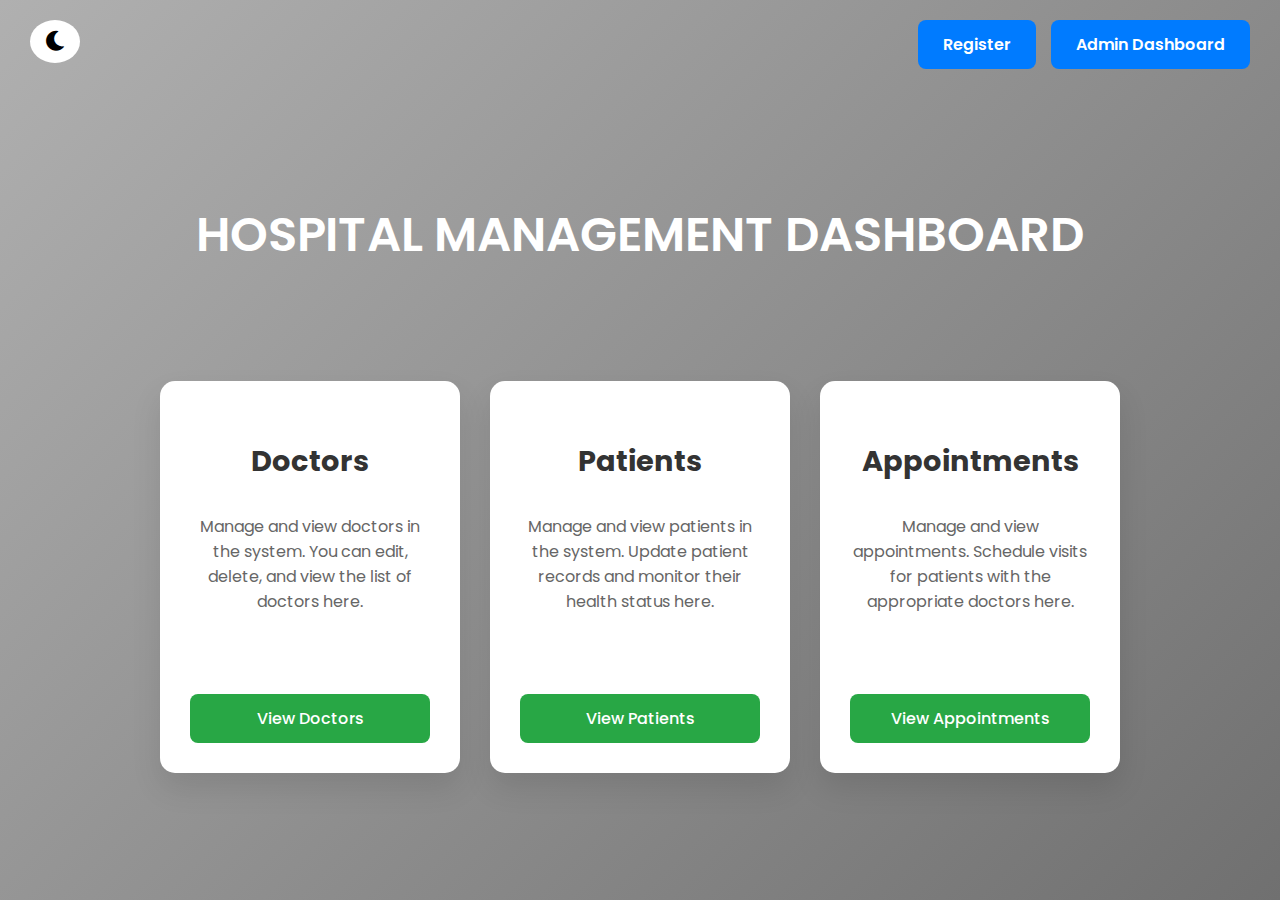
<file: src/main/resources/templates/index.html>
<!DOCTYPE html>
<html lang="en">
<head>
    <meta charset="UTF-8">
    <meta name="viewport" content="width=device-width, initial-scale=1.0">
    <title>Hospital Management Dashboard</title>
    <link href="https://fonts.googleapis.com/css2?family=Poppins:wght@300;400;600&display=swap" rel="stylesheet">
    <link rel="stylesheet" href="https://cdnjs.cloudflare.com/ajax/libs/font-awesome/5.15.4/css/all.min.css">
    <style>
        body {
            font-family: 'Poppins', sans-serif;
            margin: 0;
            padding: 0;
            background: linear-gradient(135deg, #b0b0b0, #707070); /* Greyish gradient */
            display: flex;
            justify-content: center;
            align-items: center;
            height: 100vh;
            overflow: hidden;
            flex-direction: column;
            transition: background 0.3s, color 0.3s;
        }

        h1 {
            font-size: 3rem;
            color: white;
            text-align: center;
            margin-bottom: 40px;
            text-transform: uppercase;
            font-weight: 600;
            word-wrap: break-word;
        }

        .auth-buttons {
            position: absolute;
            top: 20px;
            right: 30px;
            display: flex;
            gap: 15px;
        }

        .auth-buttons a {
            background-color: #007bff;
            padding: 12px 25px;
            color: white;
            text-decoration: none;
            border-radius: 8px;
            font-weight: 600;
            transition: transform 0.3s, background-color 0.3s;
        }

        .auth-buttons a:hover {
            transform: scale(1.1);
            background-color: #0056b3;
        }

        .theme-toggle {
            position: absolute;
            top: 20px;
            left: 30px;
            background-color: #fff;
            border: none;
            padding: 10px 15px;
            border-radius: 50%;
            font-size: 20px;
            cursor: pointer;
            transition: background-color 0.3s;
        }

        .theme-toggle:hover {
            background-color: #f0f0f0;
        }

        .container {
            display: grid;
            grid-template-columns: repeat(3, 1fr);
            gap: 30px;
            max-width: 1000px;
            width: 100%;
            margin-top: 50px;
            padding: 20px;
            animation: fadeIn 1.5s ease-in-out;
            box-sizing: border-box;
            transition: all 0.3s ease;
        }

        .card {
            background-color: white;
            border-radius: 15px;
            box-shadow: 0 15px 30px rgba(0, 0, 0, 0.1);
            padding: 30px;
            text-align: center;
            transition: transform 0.3s, box-shadow 0.3s ease-in-out, background-color 0.3s, color 0.3s;
            display: flex;
            flex-direction: column;
            justify-content: space-between;
            height: 100%;
            min-height: 200px;
            word-wrap: break-word;
        }

        .card:hover {
            transform: translateY(-10px);
            box-shadow: 0 20px 50px rgba(0, 0, 0, 0.15);
        }

        .card h3 {
            font-size: 1.8rem;
            margin-bottom: 15px;
            color: #333;
            word-wrap: break-word;
        }

        .card p {
            font-size: 1rem;
            margin-bottom: 20px;
            color: #666;
            flex-grow: 1;
            overflow: hidden;
        }

        .card a {
            background-color: #28a745;
            padding: 12px 20px;
            color: white;
            border-radius: 8px;
            text-decoration: none;
            font-weight: 500;
            transition: background-color 0.3s;
            text-align: center;
        }

        .card a:hover {
            background-color: #218838;
        }

        @keyframes fadeIn {
            from {
                opacity: 0;
                transform: translateY(20px);
            }
            to {
                opacity: 1;
                transform: translateY(0);
            }
        }

        /* Dark mode styles */
        body.dark-mode {
            background: linear-gradient(135deg, #333, #555);
            color: #fff;
        }

        body.dark-mode .card {
            background-color: #444;
            color: #ddd;
            box-shadow: 0 15px 30px rgba(0, 0, 0, 0.3);
        }

        body.dark-mode .card h3 {
            color: #fff;
        }

        body.dark-mode .card p {
            color: #bbb;
        }

        body.dark-mode .card a {
            background-color: #1e7e34;
        }

        body.dark-mode .card a:hover {
            background-color: #155d27;
        }

        /* Auth buttons background to match dark mode */
        body.dark-mode .auth-buttons a {
            background-color: #555;
        }

        body.dark-mode .auth-buttons a:hover {
            background-color: #444;
        }

        /* Media Queries */
        @media screen and (max-width: 768px) {
            .container {
                grid-template-columns: 1fr 1fr;
                gap: 20px;
            }
        }

        @media screen and (max-width: 480px) {
            .container {
                grid-template-columns: 1fr;
            }
        }
    </style>
</head>
<body>

<h1>Hospital Management Dashboard</h1>

<!-- Theme toggle button -->
<button class="theme-toggle" onclick="toggleTheme()">
    <i class="fas fa-moon" id="theme-icon"></i>
</button>

<div class="auth-buttons">
    <a href="/register">Register</a>
    <a href="/adminDashboard">Admin Dashboard</a>
</div>

<div class="container">
    <div class="card">
        <h3>Doctors</h3>
        <p>Manage and view doctors in the system. You can edit, delete, and view the list of doctors here.</p>
        <a href="/doctors">View Doctors</a>
    </div>
    <div class="card">
        <h3>Patients</h3>
        <p>Manage and view patients in the system. Update patient records and monitor their health status here.</p>
        <a href="/patients">View Patients</a>
    </div>
    <div class="card">
        <h3>Appointments</h3>
        <p>Manage and view appointments. Schedule visits for patients with the appropriate doctors here.</p>
        <a href="/appointments">View Appointments</a>
    </div>
</div>

<script>
    // Function to toggle dark mode
    function toggleTheme() {
        const body = document.body;
        const themeIcon = document.getElementById("theme-icon");

        body.classList.toggle("dark-mode");

        // Change icon based on mode
        if (body.classList.contains("dark-mode")) {
            themeIcon.classList.remove("fa-moon");
            themeIcon.classList.add("fa-sun");
            localStorage.setItem("theme", "dark");
        } else {
            themeIcon.classList.remove("fa-sun");
            themeIcon.classList.add("fa-moon");
            localStorage.setItem("theme", "light");
        }
    }

    // Check the saved theme from localStorage and apply it
    window.onload = () => {
        if (localStorage.getItem("theme") === "dark") {
            document.body.classList.add("dark-mode");
            document.getElementById("theme-icon").classList.remove("fa-moon");
            document.getElementById("theme-icon").classList.add("fa-sun");
        }
    };
</script>

</body>
</html>
</file>
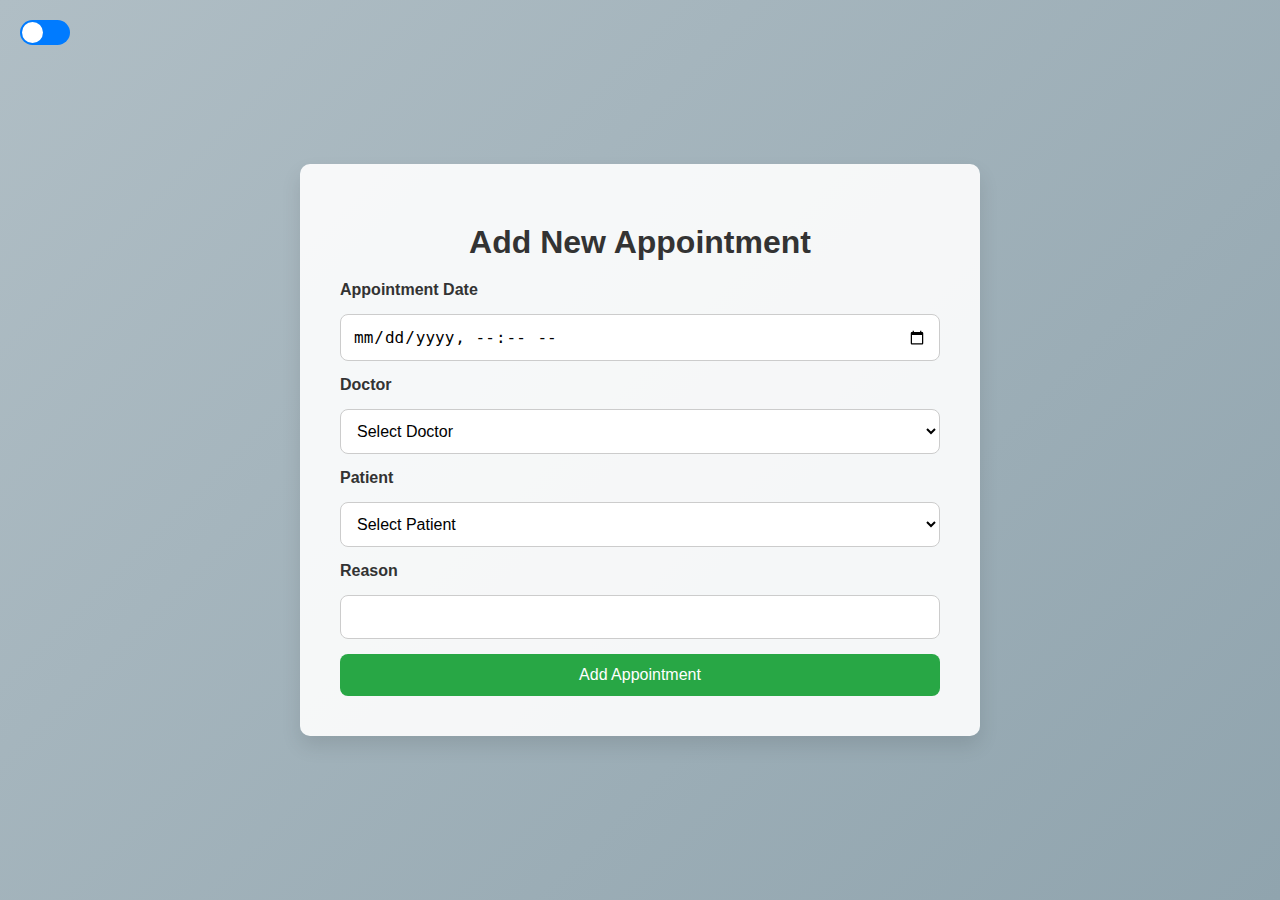
<file: src/main/resources/templates/add-appointment.html>
<!DOCTYPE html>
<html xmlns:th="http://www.thymeleaf.org">
<head>
  <title>Add Appointment</title>
  <link rel="stylesheet" href="style.css">
  <style>
    body {
        font-family: 'Arial', sans-serif;
        margin: 0;
        padding: 0;
        height: 100vh;
        display: flex;
        justify-content: center;
        align-items: center;
        background: linear-gradient(135deg, #B0BEC5, #90A4AE); /* Light mode greyish gradient */
        transition: background-color 0.5s ease, color 0.5s ease;
    }

    body.dark-mode {
        background: linear-gradient(135deg, #263238, #37474F);  /* Dark mode gradient */
        color: #fff;
    }

    .container {
        width: 90%;
        max-width: 600px;
        background-color: rgba(255, 255, 255, 0.9);
        padding: 40px;
        box-shadow: 0 10px 20px rgba(0, 0, 0, 0.1);
        border-radius: 10px;
        animation: fadeIn 1s ease-out;
        overflow: hidden;
        transition: background-color 0.5s ease, color 0.5s ease;
    }

    body.dark-mode .container {
        background-color: #455A64;
    }

    @keyframes fadeIn {
        0% {
            opacity: 0;
        }
        100% {
            opacity: 1;
        }
    }

    h1 {
        text-align: center;
        margin: 20px 0;
        color: #333;
    }

    body.dark-mode h1 {
        color: #fff; /* Heading color in dark mode */
    }

    form {
        display: flex;
        flex-direction: column;
        gap: 15px;
    }

    label {
        font-size: 16px;
        font-weight: bold;
        color: #333;
    }

    body.dark-mode label {
        color: #fff;
    }

    input, select {
        padding: 12px;
        font-size: 16px;
        border-radius: 8px;
        border: 1px solid #ccc;
        transition: background-color 0.3s ease, border 0.3s ease;
        background-color: #fff;
    }

    body.dark-mode input, body.dark-mode select {
        background-color: #2c2c2c;
        color: #fff;
    }

    input:focus, select:focus {
        outline: none;
        border-color: #4CAF50;
    }

    button {
        background-color: #28a745;
        color: white;
        padding: 12px;
        font-size: 16px;
        border-radius: 8px;
        border: none;
        cursor: pointer;
        transition: background-color 0.3s ease;
    }

    button:hover {
        background-color: #218838;
    }

    .mode-toggle-wrapper {
        position: fixed;
        top: 20px;
        left: 20px;
        display: flex;
        align-items: center;
    }

    .mode-toggle {
        position: relative;
        width: 50px;
        height: 25px;
        border-radius: 25px;
        background-color: #007bff;
        transition: background-color 0.3s ease;
        cursor: pointer;
    }

    .mode-toggle input {
        opacity: 0;
        width: 0;
        height: 0;
        position: absolute;
    }

    .mode-toggle .slider {
        position: absolute;
        top: 2px;
        left: 2px;
        width: 21px;
        height: 21px;
        background-color: #fff;
        border-radius: 50%;
        transition: transform 0.3s ease;
    }

    .mode-toggle input:checked + .slider {
        transform: translateX(25px);
    }

    body.dark-mode .mode-toggle {
        background-color: #ff9800;
    }

    body.dark-mode .mode-toggle .slider {
        background-color: #fff;
    }
  </style>
</head>
<body>

<!-- Dark/Light Mode Toggle Slider -->
<div class="mode-toggle-wrapper">
  <label class="mode-toggle">
    <input type="checkbox" id="modeToggle">
    <span class="slider"></span>
  </label>
</div>

<div class="container">
  <h1>Add New Appointment</h1>

  <form th:action="@{/admin/add-appointment}" method="post">
    <label for="appointmentDate">Appointment Date</label>
    <input type="datetime-local" name="appointmentDate" required>

    <label for="doctor">Doctor</label>
    <select id="doctor" name="doctorId" required>
      <option value="">Select Doctor</option>
      <option th:each="doctor : ${doctors}" th:value="${doctor.id}" th:text="${doctor.name}"></option>
    </select>

    <label for="patient">Patient</label>
    <select id="patient" name="patientId" required>
      <option value="">Select Patient</option>
      <option th:each="patient : ${patients}" th:value="${patient.id}" th:text="${patient.name}"></option>
    </select>

    <label for="reason">Reason</label>
    <input type="text" id="reason" name="reason" required>

    <button type="submit">Add Appointment</button>
  </form>
</div>

<script>
  const modeToggle = document.getElementById('modeToggle');
const body = document.body;
const container = document.querySelector('.container');

// Load saved theme from localStorage
window.onload = () => {
  if (localStorage.getItem("theme") === "dark") {
    body.classList.add('dark-mode');
    container.classList.add('dark-mode');
    modeToggle.checked = true;
  }
};

// Toggle dark mode and save preference
modeToggle.addEventListener('change', () => {
  body.classList.toggle('dark-mode');
  container.classList.toggle('dark-mode');
  if (body.classList.contains('dark-mode')) {
    localStorage.setItem('theme', 'dark');
  } else {
    localStorage.setItem('theme', 'light');
  }
});
</script>
</body>
</html>
</file>
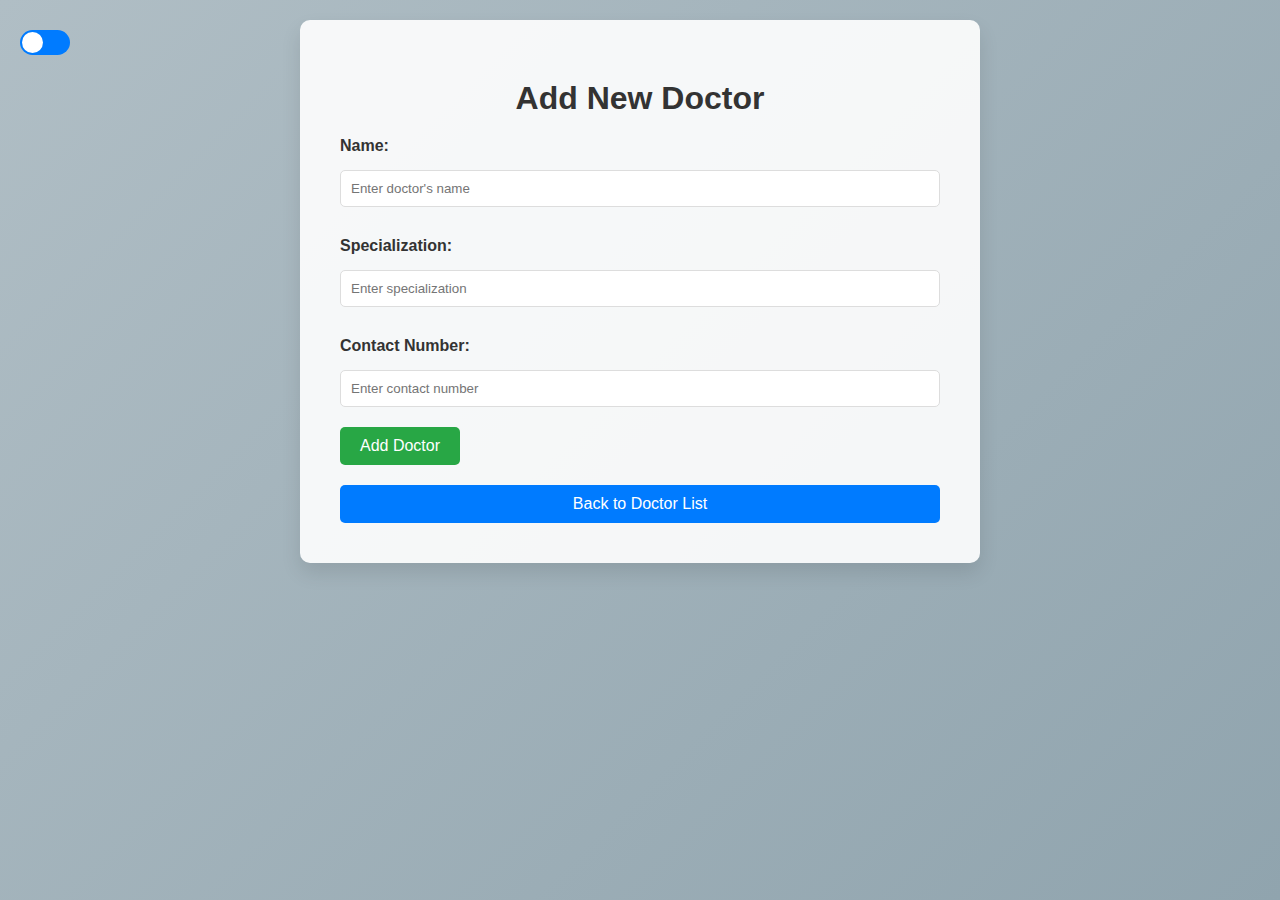
<file: src/main/resources/templates/add-doctor.html>
<!DOCTYPE html>
<html xmlns:th="http://www.thymeleaf.org">
<head>
  <title>Add Doctor</title>
  <style>
    /* General body and gradient background */
    body {
        font-family: 'Arial', sans-serif;
        margin: 0;
        padding: 0;
        height: 100%;
        display: flex;
        justify-content: center;
        align-items: flex-start;
        min-height: 100vh;
        background: linear-gradient(135deg, #B0BEC5, #90A4AE); /* Grayish gradient */
        transition: background-color 0.5s ease, color 0.5s ease;
    }

    body.dark-mode {
        background: linear-gradient(135deg, #263238, #37474F); /* Dark gray gradient */
        color: #fff;
    }

    .container {
        width: 90%;
        max-width: 600px;
        background-color: rgba(255, 255, 255, 0.9);
        padding: 40px;
        box-shadow: 0px 10px 20px rgba(0, 0, 0, 0.1);
        border-radius: 10px;
        animation: fadeIn 1s ease-out;
        margin-top: 20px;
        transition: background-color 0.5s ease, color 0.5s ease;
    }

    .container.dark-mode {
        background-color: #455A64;
        color: #fff;
    }

    @keyframes fadeIn {
        0% {
            opacity: 0;
        }
        100% {
            opacity: 1;
        }
    }

    h1 {
        text-align: center;
        margin: 20px 0;
        color: #333;
    }

    label {
        display: block;
        margin: 10px 0 5px;
        font-weight: bold;
        color: #333;
    }

    input[type="text"], input[type="number"], select {
        width: 100%;
        padding: 10px;
        margin: 10px 0 20px;
        border: 1px solid #ddd;
        border-radius: 5px;
        box-sizing: border-box;
        transition: background-color 0.5s ease;
    }

    input[type="text"]:focus, input[type="number"]:focus, select:focus {
        outline: none;
        border-color: #4CAF50;
    }

    button {
        padding: 10px 20px;
        background-color: #28a745;
        color: white;
        border: none;
        border-radius: 5px;
        font-size: 16px;
        cursor: pointer;
        transition: background-color 0.3s ease;
    }

    button:hover {
        background-color: #218838;
    }

    a {
        display: block;
        text-align: center;
        margin-top: 20px;
        background-color: #007bff;
        color: white;
        padding: 10px 20px;
        border-radius: 5px;
        text-decoration: none;
        transition: background-color 0.3s ease;
    }

    a:hover {
        background-color: #0056b3;
    }

    /* Dark/Light Mode Toggle Slider */
    .mode-toggle-wrapper {
        position: fixed;
        top: 20px;
        left: 20px;
        display: flex;
        align-items: center;
        cursor: pointer;
    }

    .mode-toggle {
        position: relative;
        width: 50px;
        height: 25px;
        border-radius: 25px;
        background-color: #007bff;
        transition: background-color 0.3s ease;
    }

    .mode-toggle input {
        opacity: 0;
        width: 0;
        height: 0;
        position: absolute;
    }

    .mode-toggle .slider {
        position: absolute;
        top: 2px;
        left: 2px;
        width: 21px;
        height: 21px;
        background-color: #fff;
        border-radius: 50%;
        transition: transform 0.3s ease;
    }

    .mode-toggle input:checked + .slider {
        transform: translateX(25px);
    }

    body.dark-mode .mode-toggle {
        background-color: #ff9800;
    }

    body.dark-mode .mode-toggle .slider {
        background-color: #fff;
    }

  </style>
</head>
<body>

<!-- Dark/Light Mode Toggle Slider -->
<div class="mode-toggle-wrapper">
  <label class="mode-toggle">
    <input type="checkbox" id="modeToggle">
    <span class="slider"></span>
  </label>
</div>

<div class="container">
  <h1>Add New Doctor</h1>

  <!-- Form container for the add doctor form -->
  <form th:action="@{/doctors}" method="post" th:object="${doctor}">

    <!-- CSRF Token -->
    <input type="hidden" th:name="${_csrf.parameterName}" th:value="${_csrf.token}" />

    <label for="name">Name:</label>
    <input type="text" id="name" th:field="*{name}" placeholder="Enter doctor's name" required/>

    <label for="specialization">Specialization:</label>
    <input type="text" id="specialization" th:field="*{specialization}" placeholder="Enter specialization" required/>

    <label for="contactNumber">Contact Number:</label>
    <input type="text" id="contactNumber" th:field="*{contactNumber}" placeholder="Enter contact number" required/>

    <button type="submit">Add Doctor</button>
  </form>

  <a href="/doctors">Back to Doctor List</a>
</div>

<script>
  const modeToggle = document.getElementById('modeToggle');
  const body = document.body;

  // Load saved theme from localStorage
  window.onload = () => {
    if (localStorage.getItem("theme") === "dark") {
      body.classList.add('dark-mode');
      modeToggle.checked = true;
    }
  };

  // Toggle dark mode and save preference
  modeToggle.addEventListener('change', () => {
    body.classList.toggle('dark-mode');
    if (body.classList.contains('dark-mode')) {
      localStorage.setItem('theme', 'dark');
    } else {
      localStorage.setItem('theme', 'light');
    }
  });
</script>

</body>
</html>
</file>
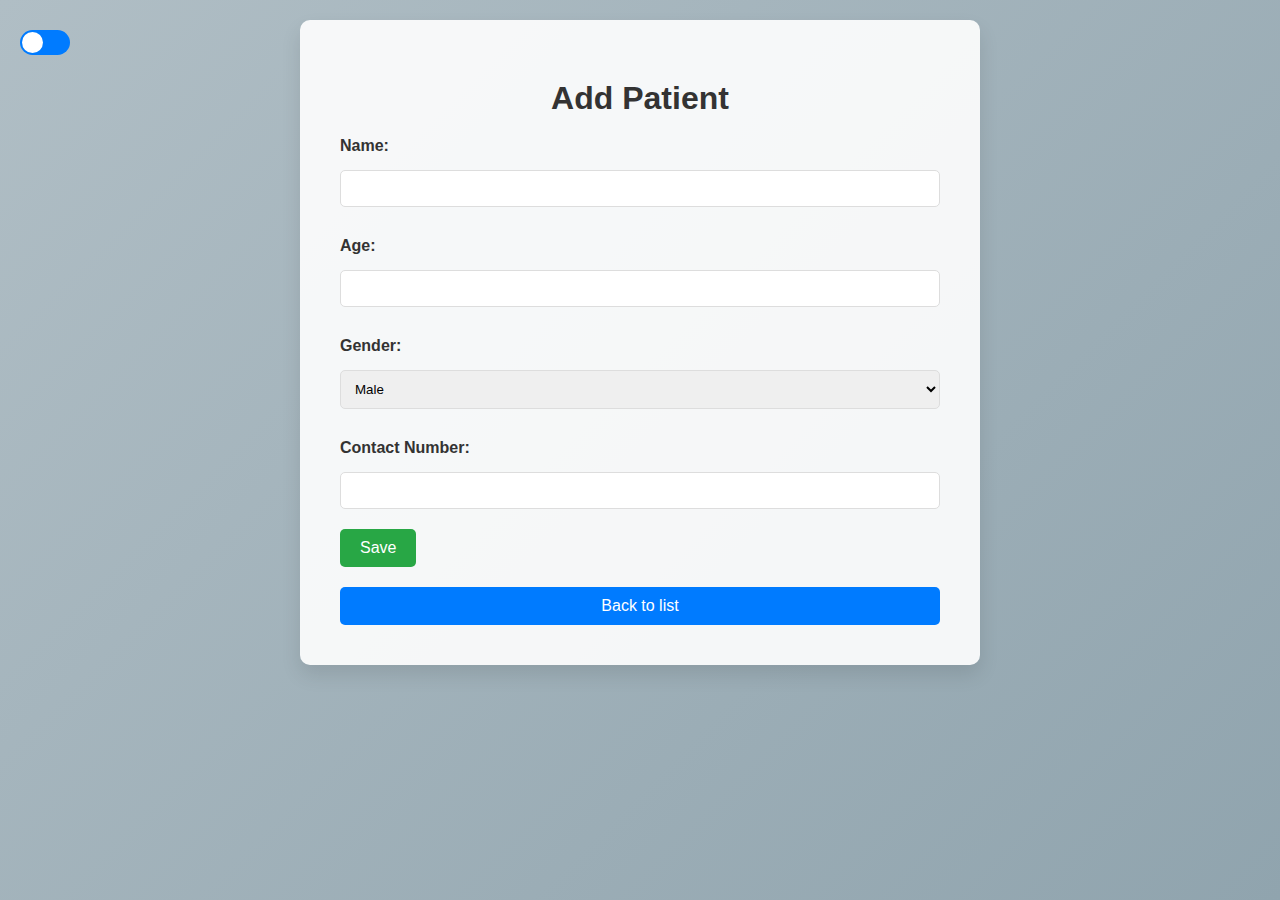
<file: src/main/resources/templates/add-patient.html>
<!DOCTYPE html>
<html xmlns:th="http://www.thymeleaf.org">
<head>
  <title>Add Patient</title>
  <style>
    /* General body and gradient background */
    body {
        font-family: 'Arial', sans-serif;
        margin: 0;
        padding: 0;
        height: 100%;
        display: flex;
        justify-content: center;
        align-items: flex-start;
        min-height: 100vh;
        background: linear-gradient(135deg, #B0BEC5, #90A4AE); /* Grayish gradient */
        transition: background-color 0.5s ease, color 0.5s ease;
    }

    body.dark-mode {
        background: linear-gradient(135deg, #263238, #37474F); /* Dark gray gradient */
        color: #fff;
    }

    .container {
        width: 90%;
        max-width: 600px;
        background-color: rgba(255, 255, 255, 0.9);
        padding: 40px;
        box-shadow: 0px 10px 20px rgba(0, 0, 0, 0.1);
        border-radius: 10px;
        animation: fadeIn 1s ease-out;
        margin-top: 20px;
        transition: background-color 0.5s ease, color 0.5s ease;
    }

    .container.dark-mode {
        background-color: #455A64;
        color: #fff;
    }

    @keyframes fadeIn {
        0% {
            opacity: 0;
        }
        100% {
            opacity: 1;
        }
    }

    h1 {
        text-align: center;
        margin: 20px 0;
        color: #333;
    }

    label {
        display: block;
        margin: 10px 0 5px;
        font-weight: bold;
        color: #333;
    }

    input[type="text"], input[type="number"], select {
        width: 100%;
        padding: 10px;
        margin: 10px 0 20px;
        border: 1px solid #ddd;
        border-radius: 5px;
        box-sizing: border-box;
        transition: background-color 0.5s ease;
    }

    input[type="text"]:focus, input[type="number"]:focus, select:focus {
        outline: none;
        border-color: #4CAF50;
    }

    button {
        padding: 10px 20px;
        background-color: #28a745;
        color: white;
        border: none;
        border-radius: 5px;
        font-size: 16px;
        cursor: pointer;
        transition: background-color 0.3s ease;
    }

    button:hover {
        background-color: #218838;
    }

    a {
        display: block;
        text-align: center;
        margin-top: 20px;
        background-color: #007bff;
        color: white;
        padding: 10px 20px;
        border-radius: 5px;
        text-decoration: none;
        transition: background-color 0.3s ease;
    }

    a:hover {
        background-color: #0056b3;
    }

    /* Dark/Light Mode Toggle Slider */
    .mode-toggle-wrapper {
        position: fixed;
        top: 20px;
        left: 20px;
        display: flex;
        align-items: center;
        cursor: pointer;
    }

    .mode-toggle {
        position: relative;
        width: 50px;
        height: 25px;
        border-radius: 25px;
        background-color: #007bff;
        transition: background-color 0.3s ease;
    }

    .mode-toggle input {
        opacity: 0;
        width: 0;
        height: 0;
        position: absolute;
    }

    .mode-toggle .slider {
        position: absolute;
        top: 2px;
        left: 2px;
        width: 21px;
        height: 21px;
        background-color: #fff;
        border-radius: 50%;
        transition: transform 0.3s ease;
    }

    .mode-toggle input:checked + .slider {
        transform: translateX(25px);
    }

    body.dark-mode .mode-toggle {
        background-color: #ff9800;
    }

    body.dark-mode .mode-toggle .slider {
        background-color: #fff;
    }

  </style>
</head>
<body>

<!-- Dark/Light Mode Toggle Slider -->
<div class="mode-toggle-wrapper">
  <label class="mode-toggle">
    <input type="checkbox" id="modeToggle">
    <span class="slider"></span>
  </label>
</div>

<div class="container">
  <h1>Add Patient</h1>

  <form th:action="@{/patients}" method="post">
    <!-- Include CSRF token -->
    <input type="hidden" th:name="${_csrf.parameterName}" th:value="${_csrf.token}" />

    <label for="name">Name:</label>
    <input type="text" id="name" name="name" required/><br>

    <label for="age">Age:</label>
    <input type="number" id="age" name="age" required/><br>

    <label for="gender">Gender:</label>
    <select id="gender" name="gender" required>
      <option value="Male">Male</option>
      <option value="Female">Female</option>
      <option value="Prefer Not to Say">Prefer Not to Say</option>
    </select><br>

    <label for="contactNumber">Contact Number:</label>
    <input type="text" id="contactNumber" name="contactNumber" required/><br>

    <button type="submit">Save</button>
  </form>

  <a href="/patients">Back to list</a>
</div>

<script>
  const modeToggle = document.getElementById('modeToggle');
  const body = document.body;
  const container = document.querySelector('.container');

  // Load saved theme from localStorage
  window.onload = () => {
    if (localStorage.getItem("theme") === "dark") {
      body.classList.add('dark-mode');
      container.classList.add('dark-mode');
      modeToggle.checked = true;
    }
  };

  // Toggle dark mode and save preference
  modeToggle.addEventListener('change', () => {
    body.classList.toggle('dark-mode');
    container.classList.toggle('dark-mode');
    if (body.classList.contains('dark-mode')) {
      localStorage.setItem('theme', 'dark');
    } else {
      localStorage.setItem('theme', 'light');
    }
  });
</script>
</body>
</html>
</file>
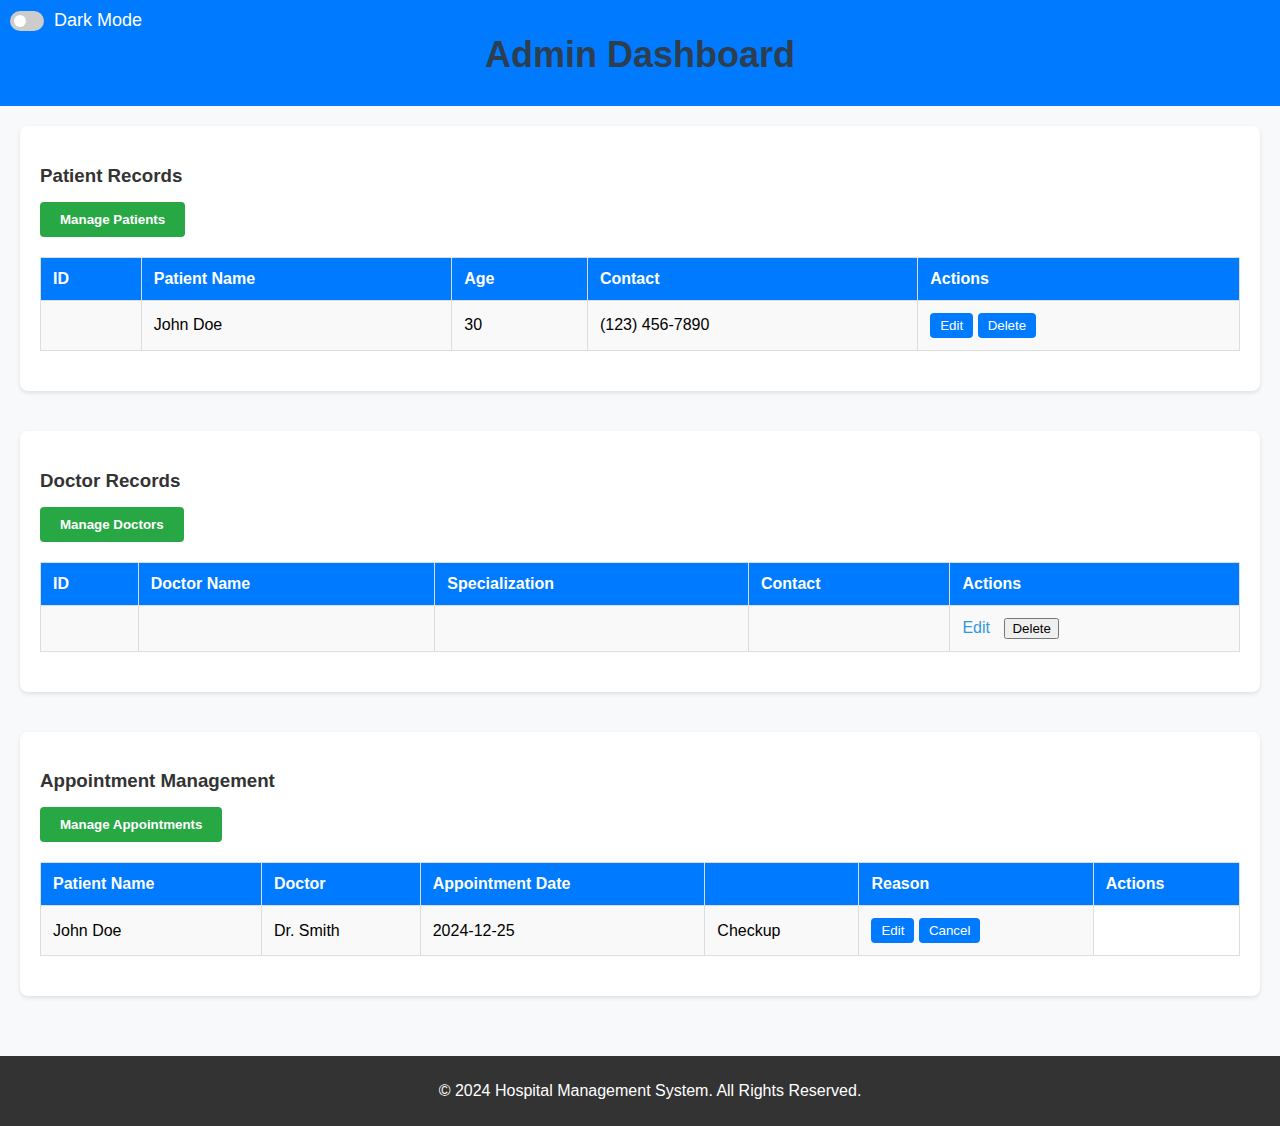
<file: src/main/resources/templates/adminDashboard.html>
<!DOCTYPE html>
<html xmlns:th="http://www.thymeleaf.org">
<head>
  <meta charset="UTF-8">
  <meta name="viewport" content="width=device-width, initial-scale=1.0">
  <title>Admin Dashboard</title>
  <link rel="stylesheet" href="style.css">
  <style>
    /* General Styling */
    body {
        font-family: Arial, sans-serif;
        margin: 0;
        padding: 0;
        background-color: #f8f9fa; /* Light background for light mode */
        display: flex;
        flex-direction: column;
        min-height: 100vh;
        transition: background-color 0.3s ease, color 0.3s ease; /* Smooth transition */
    }

    /* Header */
    header {
        background-color: #007bff; /* Main blue color */
        padding: 10px 20px;
        color: white;
        font-size: 18px;
        text-align: center;
        position: relative;
    }

    /* Dark Mode Toggle */
    .dark-mode-toggle {
        position: absolute;
        top: 10px;
        left: 10px;
        display: flex;
        align-items: center;
    }

    .switch {
        position: relative;
        display: inline-block;
        width: 34px;
        height: 20px;
    }

    .switch input {
        opacity: 0;
        width: 0;
        height: 0;
    }

    .slider {
        position: absolute;
        cursor: pointer;
        top: 0;
        left: 0;
        right: 0;
        bottom: 0;
        background-color: #ccc;
        transition: 0.4s;
        border-radius: 50px;
    }

    .slider:before {
        position: absolute;
        content: "";
        height: 12px;
        width: 12px;
        border-radius: 50%;
        left: 4px;
        bottom: 4px;
        background-color: white;
        transition: 0.4s;
    }

    input:checked + .slider {
        background-color: #007bff;
    }

    input:checked + .slider:before {
        transform: translateX(14px);
    }

    /* Dashboard Container */
    .dashboard-container {
        flex-grow: 1;
        padding: 20px;
    }

    h2 {
        text-align: center;
        color: #007bff;
        margin-bottom: 40px;
    }

    .section {
        margin-bottom: 40px;
        padding: 20px;
        background-color: white;
        box-shadow: 0 2px 4px rgba(0, 0, 0, 0.1);
        border-radius: 8px;
    }

    .section h3 {
        margin-bottom: 15px;
        color: #333;
    }

    .btn {
        background-color: #28a745; /* Green button */
        color: white;
        padding: 10px 20px;
        border: none;
        border-radius: 4px;
        cursor: pointer;
        font-weight: bold;
        text-decoration: none;
    }

    .btn:hover {
        background-color: #218838;
    }

    .table-container {
        overflow-x: auto;
        margin-top: 20px;
    }

    table {
        width: 100%;
        border-collapse: collapse;
    }

    table, th, td {
        border: 1px solid #ddd;
    }

    th, td {
        padding: 12px;
        text-align: left;
    }

    th {
        background-color: #007bff; /* Header blue color */
        color: white;
        font-weight: bold;
    }

    td {
        background-color: #f9f9f9;
    }

    .action-btn {
        background-color: #007bff;
        color: white;
        padding: 5px 10px;
        border: none;
        border-radius: 4px;
        cursor: pointer;
    }

    .action-btn:hover {
        background-color: #0056b3;
    }

    .action-btn:focus {
        outline: none;
    }

    footer {
        background-color: #333;
        color: white;
        padding: 10px;
        text-align: center;
        width: 100%;
    }

    /* Dark Mode Styles */
    body.dark-mode {
        background-color: #121212; /* Dark background for dark mode */
        color: white;
    }

    body.dark-mode header {
        background-color: #333; /* Darker header */
    }

    body.dark-mode .section {
        background-color: #1e1e1e;
        box-shadow: 0 2px 4px rgba(255, 255, 255, 0.1);
    }

    body.dark-mode .btn {
        background-color: #28a745;
    }

    body.dark-mode .btn:hover {
        background-color: #218838;
    }

    body.dark-mode table, body.dark-mode th, body.dark-mode td {
        border: 1px solid #444;
    }

    body.dark-mode th {
        background-color: #333;
    }

    body.dark-mode td {
        background-color: #222;
    }

    /* Small screen adjustments */
    @media screen and (max-width: 768px) {
        .dashboard-container {
            width: 95%;
        }

        table th, table td {
            font-size: 12px;
            padding: 8px;
        }

        .btn {
            font-size: 14px;
            padding: 8px 16px;
        }
    }
  </style>
</head>
<body>

<header>
  <h1>Admin Dashboard</h1>
  <!-- Dark Mode Toggle -->
  <div class="dark-mode-toggle">
    <label class="switch">
      <input type="checkbox" id="darkModeSwitch" onchange="toggleDarkMode()">
      <span class="slider"></span>
    </label>
    <span style="color: white; margin-left: 10px;">Dark Mode</span>
  </div>
</header>

<div class="dashboard-container">
  <!-- Patient Records Section -->
  <div class="section">
    <h3>Patient Records</h3>
    <a href="/patients">
      <button class="btn">Manage Patients</button>
    </a>
    <div class="table-container">
      <table>
        <thead>
        <tr>
          <th>ID</th>
          <th>Patient Name</th>
          <th>Age</th>
          <th>Contact</th>
          <th>Actions</th>
        </tr>
        </thead>
        <tbody>
        <tr th:each="patient : ${patients}">
          <td th:text="${patient.id}"></td>
          <td th:text="${patient.name}">John Doe</td>
          <td th:text="${patient.age}">30</td>
          <td th:text="${patient.contactNumber}">(123) 456-7890</td>
          <td>
            <button class="action-btn" th:href="@{/admin/edit-patient/{id}(id=${patient.id})}">Edit</button>
            <button class="action-btn" th:href="@{/admin/delete-patient/{id}(id=${patient.id})}">Delete</button>
          </td>
        </tr>
        </tbody>
      </table>
    </div>
  </div>

  <!-- Doctor Records Section -->
  <div class="section">
    <h3>Doctor Records</h3>
    <a href="/doctors">
      <button class="btn">Manage Doctors</button>
    </a>
    <div class="table-container">
      <table>
        <thead>
        <tr>
          <th>ID</th>
          <th>Doctor Name</th>
          <th>Specialization</th>
          <th>Contact</th>
          <th>Actions</th>
        </tr>
        </thead>
        <tbody>
        <tr th:each="doctor : ${doctors}">
          <td th:text="${doctor.id}"></td>
          <td th:text="${doctor.name}"></td>
          <td th:text="${doctor.specialization}"></td>
          <td th:text="${doctor.contactNumber}"></td>
          <td>
            <a th:href="@{/doctors/{id}(id=${doctor.id})}">Edit</a>
            <form th:action="@{/doctors/{id}(id=${doctor.id})}" method="post" style="display:inline;">
              <input type="hidden" name="_method" value="delete"/>
              <button type="submit">Delete</button>
            </form>
          </td>
        </tr>
        </tbody>
      </table>
    </div>
  </div>

  <!-- Appointment Management Section -->
  <div class="section">
    <h3>Appointment Management</h3>
    <a href="/appointments">
      <button class="btn">Manage Appointments</button>
    </a>
    <div class="table-container">
      <table>
        <thead>
        <tr>
          <th>Patient Name</th>
          <th>Doctor</th>
          <th>Appointment Date</th>
          <th> <th>Reason</th>
          <th>Actions</th>
        </tr>
        </thead>
        <tbody>
        <!-- Dynamically Render Appointments -->
        <tr th:each="appointment : ${appointments}">
          <td th:text="${appointment.patient.name}">John Doe</td>
          <td th:text="${appointment.doctor.name}">Dr. Smith</td>
          <td th:text="${appointment.appointmentDate}">2024-12-25</td>
          <td th:text="${appointment.reason}">Checkup</td>
          <td>
            <button class="action-btn" th:href="@{/edit-appointment/{id}(id=${appointment.id})}">Edit</button>
            <button class="action-btn" th:href="@{/delete-appointment/{id}(id=${appointment.id})}">Cancel</button>
          </td>
        </tr>
        </tbody>
      </table>
    </div>
  </div>
</div>

<footer>
  <p>&copy; 2024 Hospital Management System. All Rights Reserved.</p>
</footer>

<script>
  // Function to toggle dark mode
  function toggleDarkMode() {
    const body = document.body;
    const darkModeSwitch = document.getElementById('darkModeSwitch');
    if (darkModeSwitch.checked) {
      body.classList.add('dark-mode');
    } else {
      body.classList.remove('dark-mode');
    }
  }
</script>

</body>
</html>
</file>
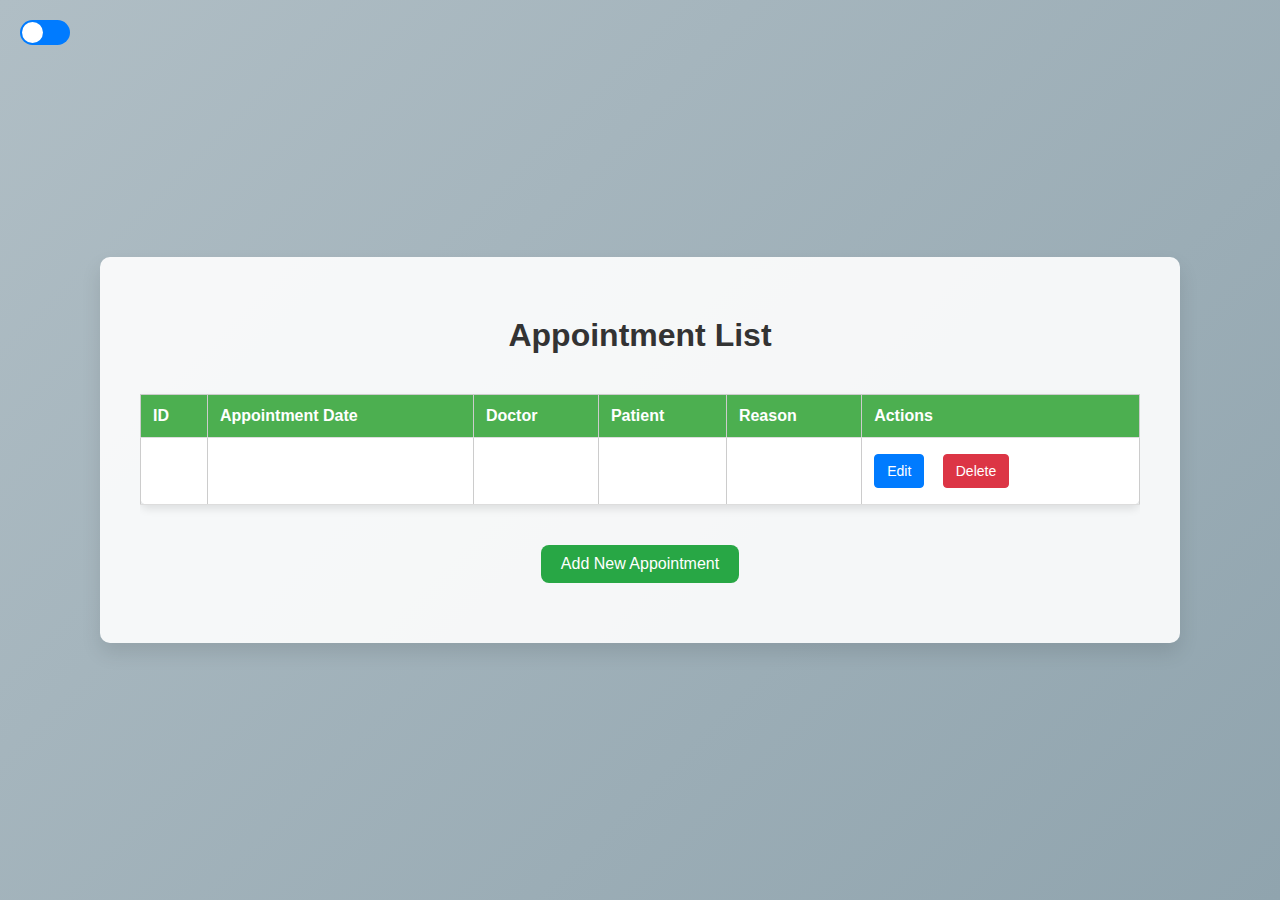
<file: src/main/resources/templates/appointments.html>
<!DOCTYPE html>
<html xmlns:th="http://www.thymeleaf.org">
<head>
  <title>Appointment List</title>
  <link rel="stylesheet" href="style.css">
  <style>
    body {
        font-family: 'Arial', sans-serif;
        margin: 0;
        padding: 0;
        height: 100vh;
        display: flex;
        justify-content: center;
        align-items: center;
        background: linear-gradient(135deg, #B0BEC5, #90A4AE); /* Light mode greyish gradient */
        transition: background-color 0.5s ease, color 0.5s ease;
    }

    body.dark-mode {
        background: linear-gradient(135deg, #263238, #37474F);  /* Dark mode gradient */
        color: #fff;
    }

    .container {
        width: 90%;
        max-width: 1000px;
        background-color: rgba(255, 255, 255, 0.9);
        padding: 40px;
        box-shadow: 0 10px 20px rgba(0, 0, 0, 0.1);
        border-radius: 10px;
        animation: fadeIn 1s ease-out;
        overflow: hidden;
        transition: background-color 0.5s ease, color 0.5s ease;
    }

    body.dark-mode .container {
        background-color: #455A64;
    }

    @keyframes fadeIn {
        0% {
            opacity: 0;
        }
        100% {
            opacity: 1;
        }
    }

    h1 {
        text-align: center;
        margin: 20px 0;
        color: #333;
    }

    body.dark-mode h1 {
        color: #fff; /* Heading color in dark mode */
    }

    .table-container {
        max-height: 400px;
        overflow-y: auto;
    }

    table {
        width: 100%;
        margin: 20px 0;
        border-collapse: collapse;
        background: #fff;
        box-shadow: 0px 4px 8px rgba(0, 0, 0, 0.1);
        border-radius: 8px;
        transition: background-color 0.5s ease;
    }

    body.dark-mode table {
        background-color: #2c2c2c;
    }

    th, td {
        text-align: left;
        padding: 12px;
        border-bottom: 1px solid #ddd;
    }

    th {
        background-color: #4CAF50; /* Green color in light mode */
        color: white;
    }

    body.dark-mode th {
        background-color: #00796b; /* Dark teal in dark mode */
    }

    tr:hover {
        background-color: #f1f1f1;
        transform: scale(1.02);
        transition: transform 0.2s ease;
        color: black;
    }

    body.dark-mode tr:hover {
        background-color: #666;
        color: white;
    }

    a:hover {
        background-color: #00796b;
        color: white;
    }

    body.dark-mode a:hover {
        background-color: #00796b;
        color: white;
    }

    button {
        display: inline-block;
        padding: 8px 12px;
        margin: 4px;
        border-radius: 4px;
        text-decoration: none;
        font-size: 14px;
        cursor: pointer;
        transition: background-color 0.3s ease;
    }

    button:hover {
        background-color: #c82333;
    }

    .add-btn {
        display: block;
        width: fit-content;
        margin: 20px auto;
        text-align: center;
        background-color: #28a745; /* Green add button */
        color: white;
        border-radius: 8px;
        font-size: 16px;
        padding: 10px 20px;
        transition: background-color 0.3s ease;
    }

    .add-btn:hover {
        background-color: #218838;
    }

    /* Positioning the Dark Mode Toggle to the Top Left */
    .mode-toggle-wrapper {
        position: fixed;
        top: 20px;
        left: 20px;
        display: flex;
        align-items: center;
    }

    .mode-toggle {
        position: relative;
        width: 50px;
        height: 25px;
        border-radius: 25px;
        background-color: #007bff;
        transition: background-color 0.3s ease;
        cursor: pointer;
    }

    .mode-toggle input {
        opacity: 0;
        width: 0;
        height: 0;
        position: absolute;
    }

    .mode-toggle .slider {
        position: absolute;
        top: 2px;
        left: 2px;
        width: 21px;
        height: 21px;
        background-color: #fff;
        border-radius: 50%;
        transition: transform 0.3s ease;
    }

    .mode-toggle input:checked + .slider {
        transform: translateX(25px);
    }

    body.dark-mode .mode-toggle {
        background-color: #ff9800;
    }

    body.dark-mode .mode-toggle .slider {
        background-color: #fff;
    }

    /* Action buttons (Edit and Delete) */
    td a, td button {
        padding: 6px 12px;
        border-radius: 4px;
        text-decoration: none;
        font-size: 14px;
        cursor: pointer;
        transition: background-color 0.3s ease;
        display: inline-block;
        margin-right: 10px;
    }

    td a {
        background-color: #007bff; /* Matching blue for Edit buttons */
        color: white;
        border: 1px solid #007bff;
        padding: 8px 12px;
    }

    td a:hover {
        background-color: #0056b3;
        color: white;
    }

    td button {
        background-color: #dc3545; /* Red for Delete button */
        color: white;
        border: 1px solid #dc3545;
        padding: 8px 12px;
    }

    td button:hover {
        background-color: #c82333;
        color: white;
    }

  </style>
</head>
<body>

<!-- Dark/Light Mode Toggle Slider at Top Left -->
<div class="mode-toggle-wrapper">
  <label class="mode-toggle">
    <input type="checkbox" id="modeToggle">
    <span class="slider"></span>
  </label>
</div>

<div class="container">
  <h1>Appointment List</h1>

  <!-- Wrap the table in a scrollable container -->
  <div class="table-container">
    <table class="table">
      <thead>
      <tr>
        <th>ID</th>
        <th>Appointment Date</th>
        <th>Doctor</th>
        <th>Patient</th>
        <th>Reason</th>
        <th>Actions</th>
      </tr>
      </thead>
      <tbody>
      <tr th:each="appointment : ${appointments}">
        <td th:text="${appointment.id}"></td>
        <td th:text="${appointment.appointmentDate}"></td>
        <td th:text="${appointment.doctorId}"></td>
        <td th:text="${appointment.patientId}"></td>
        <td th:text="${appointment.reason}"></td>
        <td>
          <a th:href="@{/appointments/{id}/edit(id=${appointment.id})}">Edit</a>
          <form th:action="@{/appointments/{id}(id=${appointment.id})}" method="post" style="display:inline;">
            <input type="hidden" name="_method" value="delete"/>
            <button type="submit">Delete</button>
          </form>
        </td>
      </tr>
      </tbody>
    </table>
  </div>

  <a class="add-btn" href="/appointments/add-appointment">Add New Appointment</a>
</div>

<script>
  const modeToggle = document.getElementById('modeToggle');
   const body = document.body;
   const container = document.querySelector('.container');
   const table = document.querySelector('table');
   const th = document.querySelectorAll('th');

   // Toggle dark mode based on checkbox state
   modeToggle.addEventListener('change', () => {
       body.classList.toggle('dark-mode');
       container.classList.toggle('dark-mode');
       table.classList.toggle('dark-mode');
       th.forEach(el => el.classList.toggle('dark-mode'));

       // Save the current theme in localStorage
       if (body.classList.contains("dark-mode")) {
           localStorage.setItem("theme", "dark");
       } else {
           localStorage.setItem("theme", "light");
       }
   });

   // Load theme from localStorage on page load
   window.onload = function () {
       const theme = localStorage.getItem("theme");
       if (theme === "dark") {
           body.classList.add("dark-mode");
           container.classList.add("dark-mode");
           table.classList.add("dark-mode");
           th.forEach(el => el.classList.add("dark-mode"));
           modeToggle.checked = true; // Set the toggle to checked for dark mode
       }
   };
</script>
</body>
</html>
</file>
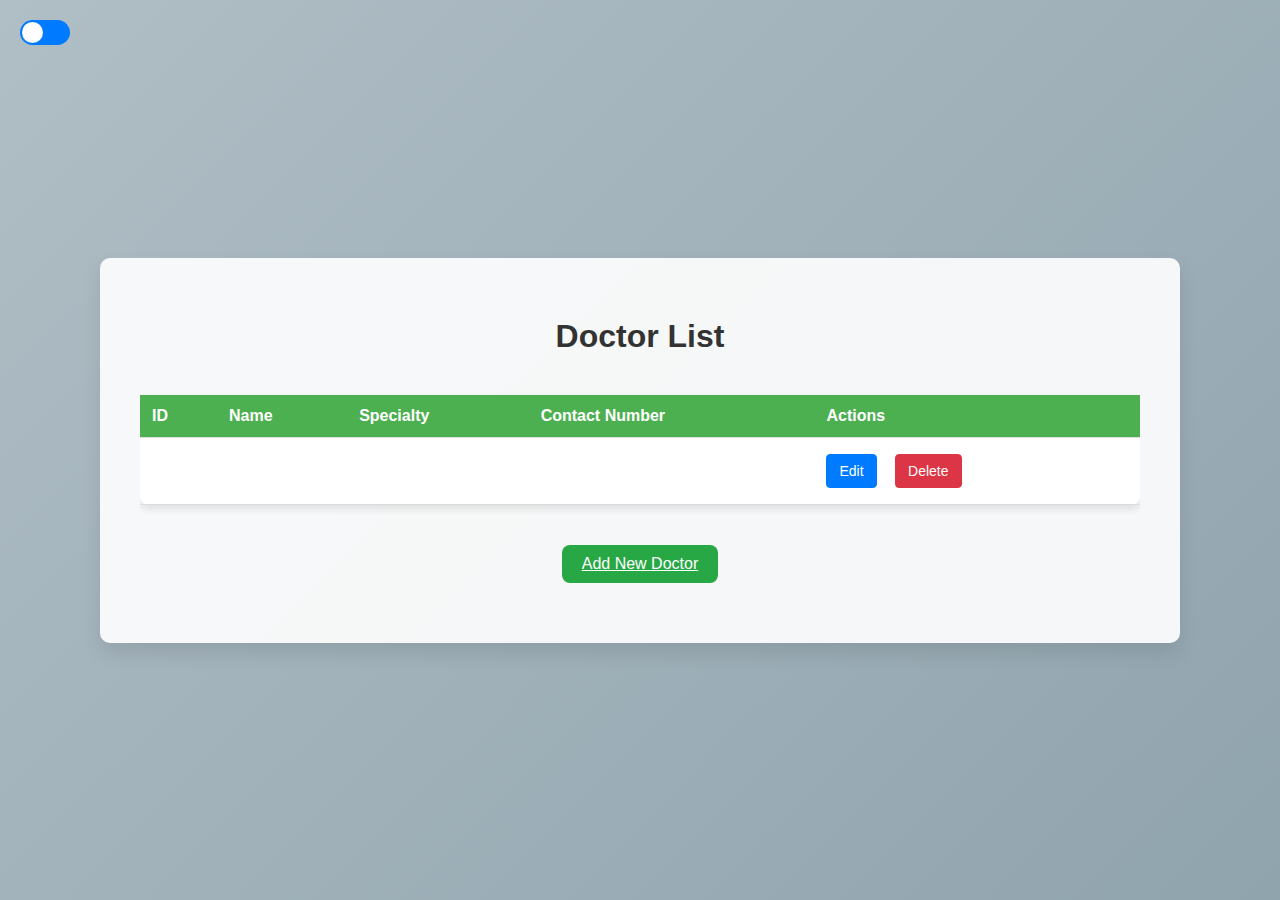
<file: src/main/resources/templates/doctors.html>
<!DOCTYPE html>
<html xmlns:th="http://www.thymeleaf.org">
<head>
    <title>Doctor List</title>
    <style>
        /* General body and gradient background */
        body {
            font-family: 'Arial', sans-serif;
            margin: 0;
            padding: 0;
            height: 100vh;
            display: flex;
            justify-content: center;
            align-items: center;
            background: linear-gradient(135deg, #B0BEC5, #90A4AE); /* Grayish gradient */
            transition: background-color 0.5s ease, color 0.5s ease;
        }

        body.dark-mode {
            background: linear-gradient(135deg, #263238, #37474F); /* Dark gradient */
            color: #fff;
        }

        .container {
            width: 90%;
            max-width: 1000px;
            background-color: rgba(255, 255, 255, 0.9);
            padding: 40px;
            box-shadow: 0 10px 20px rgba(0, 0, 0, 0.1);
            border-radius: 10px;
            animation: fadeIn 1s ease-out;
            overflow: hidden;
            transition: background-color 0.5s ease, color 0.5s ease;
        }

        .container.dark-mode {
            background-color: #455A64;
            color: #fff;
        }

        @keyframes fadeIn {
            0% {
                opacity: 0;
            }
            100% {
                opacity: 1;
            }
        }

        h1 {
            text-align: center;
            margin: 20px 0;
            color: #333; /* Default color for light mode */
        }

        body.dark-mode h1 {
            color: white; /* Change color to white in dark mode */
        }

        .table-container {
            max-height: 400px;
            overflow-y: auto;
        }

        table {
            width: 100%;
            margin: 20px 0;
            border-collapse: collapse;
            background: #fff;
            box-shadow: 0px 4px 8px rgba(0, 0, 0, 0.1);
            border-radius: 8px;
            transition: background-color 0.5s ease;
        }

        table.dark-mode {
            background-color: #444;
        }

        th, td {
            text-align: left;
            padding: 12px;
            border-bottom: 1px solid #ddd;
        }

        th {
            background-color: #4CAF50;
            color: white;
        }

        th.dark-mode {
            background-color: #00796b;
        }

        /* Normal hover effect for table rows */
        tr:hover {
            background-color: #f1f1f1;
            transform: scale(1.02);
            transition: transform 0.2s ease;
            color: black;
        }

        /* Dark mode hover effect for table rows */
        tr.dark-mode:hover {
            background-color: #666;
            color: white;
        }

        /* Normal hover effect for links */
        a:hover {
            background-color: #0056b3;
            color: white;
        }

        /* Dark mode hover effect for links */
        a.dark-mode:hover {
            background-color: #00796b;
            color: white;
        }

        button {
            display: inline-block;
            padding: 8px 12px;
            margin: 4px;
            border-radius: 4px;
            text-decoration: none;
            font-size: 14px;
            cursor: pointer;
            transition: background-color 0.3s ease;
        }

        button:hover {
            background-color: #c82333;
        }

        .add-btn {
            display: block;
            width: fit-content;
            margin: 20px auto;
            text-align: center;
            background-color: #28a745;
            color: white;
            border-radius: 8px;
            font-size: 16px;
            padding: 10px 20px;
            transition: background-color 0.3s ease;
        }

        .add-btn:hover {
            background-color: #218838;
        }

        /* Dark/Light Mode Toggle Slider */
        .mode-toggle-wrapper {
            position: fixed;
            top: 20px;
            left: 20px; /* Move to the left */
            display: flex;
            align-items: center;
        }

        .mode-toggle {
            position: relative;
            width: 50px;
            height: 25px;
            border-radius: 25px;
            background-color: #007bff;
            transition: background-color 0.3s ease;
            cursor: pointer;
        }

        .mode-toggle input {
            opacity: 0;
            width: 0;
            height: 0;
            position: absolute;
        }

        .mode-toggle .slider {
            position: absolute;
            top: 2px;
            left: 2px;
            width: 21px;
            height: 21px;
            background-color: #fff;
            border-radius: 50%;
            transition: transform 0.3s ease;
        }

        .mode-toggle input:checked + .slider {
            transform: translateX(25px);
        }

        body.dark-mode .mode-toggle {
            background-color: #ff9800;
        }

        body.dark-mode .mode-toggle .slider {
            background-color: #fff;
        }

        /* Style for the action buttons (Edit and Delete) */
        td a, td button {
            padding: 6px 12px;
            border-radius: 4px;
            text-decoration: none;
            font-size: 14px;
            cursor: pointer;
            transition: background-color 0.3s ease;
            display: inline-block;
            margin-right: 10px;
        }

        td a {
            background-color: #007bff;
            color: white;
            border: 1px solid #007bff;
            padding: 8px 12px;
        }

        td a:hover {
            background-color: #0056b3;
            color: white;
        }

        /* Style for delete button */
        td button {
            background-color: #dc3545;
            color: white;
            border: 1px solid #dc3545;
            padding: 8px 12px;
        }

        td button:hover {
            background-color: #c82333;
            color: white;
        }
    </style>
</head>
<body>

<!-- Dark/Light Mode Toggle Slider -->
<div class="mode-toggle-wrapper">
    <label class="mode-toggle">
        <input type="checkbox" id="modeToggle">
        <span class="slider"></span>
    </label>
</div>

<div class="container">
    <h1>Doctor List</h1>

    <!-- Wrap the table in a scrollable container -->
    <div class="table-container">
        <table class="table">
            <thead>
            <tr>
                <th>ID</th>
                <th>Name</th>
                <th>Specialty</th>
                <th>Contact Number</th>
                <th>Actions</th>
            </tr>
            </thead>
            <tbody>
            <tr th:each="doctor : ${doctors}">
                <td th:text="${doctor.id}"></td>
                <td th:text="${doctor.name}"></td>
                <td th:text="${doctor.specialization}"></td>
                <td th:text="${doctor.contactNumber}"></td>
                <td>
                    <a th:href="@{/doctors/{id}(id=${doctor.id})}">Edit</a>
                    <form th:action="@{/doctors/{id}(id=${doctor.id})}" method="post" style="display:inline;">
                        <input type="hidden" name="_method" value="delete"/>
                        <button type="submit">Delete</button>
                    </form>
                </td>
            </tr>
            </tbody>
        </table>
    </div>

    <a class="add-btn" href="/doctors/add">Add New Doctor</a>
</div>

<script>
    const modeToggle = document.getElementById('modeToggle');
    const body = document.body;
    const container = document.querySelector('.container');
    const table = document.querySelector('table');
    const th = document.querySelectorAll('th');
    const h1 = document.querySelector('h1');

    // Check for saved theme in localStorage
    window.onload = () => {
        if (localStorage.getItem("theme") === "dark") {
            body.classList.add("dark-mode");
            container.classList.add("dark-mode");
            table.classList.add("dark-mode");
            th.forEach(el => el.classList.add("dark-mode"));
            h1.classList.add("dark-mode");
            modeToggle.checked = true;
        }
    };

    // Toggle dark/light mode and store in localStorage
    modeToggle.addEventListener('change', () => {
        body.classList.toggle("dark-mode");
        container.classList.toggle("dark-mode");
        table.classList.toggle("dark-mode");
        th.forEach(el => el.classList.toggle("dark-mode"));
        h1.classList.toggle("dark-mode");

        // Save the current theme in localStorage
        if (body.classList.contains("dark-mode")) {
            localStorage.setItem("theme", "dark");
        } else {
            localStorage.setItem("theme", "light");
        }
    });
</script>

</body>
</html>
</file>
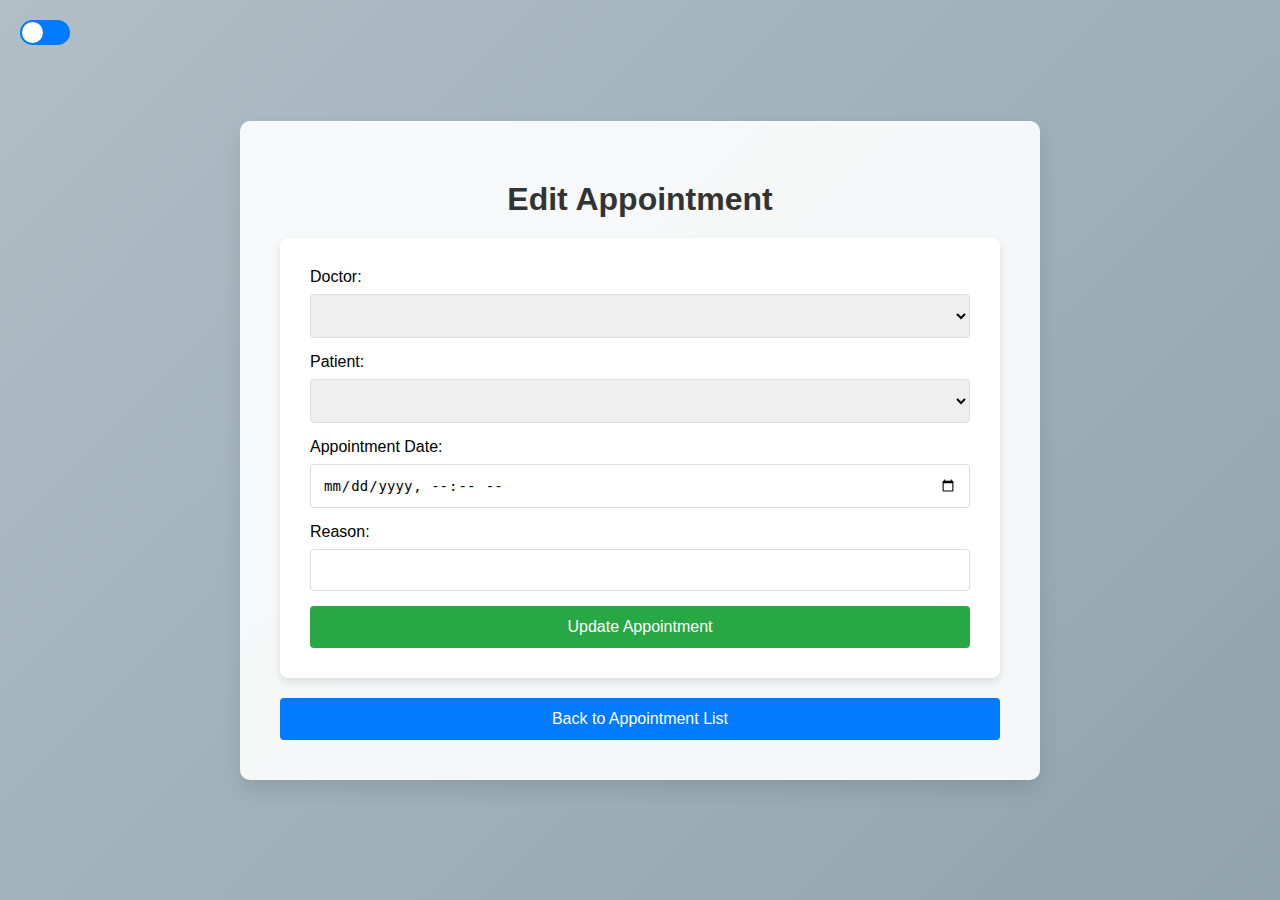
<file: src/main/resources/templates/edit-appointment.html>
<!DOCTYPE html>
<html xmlns:th="http://www.thymeleaf.org">
<head>
  <title>Edit Appointment</title>
  <link rel="stylesheet" href="style.css">
  <style>
    body {
        font-family: 'Arial', sans-serif;
        margin: 0;
        padding: 0;
        height: 100vh;
        display: flex;
        justify-content: center;
        align-items: center;
        background: linear-gradient(135deg, #B0BEC5, #90A4AE); /* Light mode gradient */
        transition: background-color 0.5s ease, color 0.5s ease;
        overflow: hidden; /* Prevent body overflow */
    }

    body.dark-mode {
        background: linear-gradient(135deg, #263238, #37474F); /* Dark mode gradient */
        color: #fff;
    }

    .container {
        width: 100%;
        max-width: 800px;
        background-color: rgba(255, 255, 255, 0.9);
        padding: 40px;
        border-radius: 10px;
        box-shadow: 0 10px 20px rgba(0, 0, 0, 0.1);
        animation: fadeIn 1s ease-out;
        transition: background-color 0.5s ease, color 0.5s ease;
        margin: 20px;
        box-sizing: border-box; /* Ensure padding doesn't affect size */
        overflow: hidden; /* Prevent content overflow */
    }

    body.dark-mode .container {
        background-color: #455A64;
    }

    @keyframes fadeIn {
        0% {
            opacity: 0;
        }
        100% {
            opacity: 1;
        }
    }

    h1 {
        text-align: center;
        margin: 20px 0;
        color: #333;
    }

    body.dark-mode h1 {
        color: #fff;
    }

    .form-container {
        width: 100%;
        background-color: #fff;
        padding: 30px;
        border-radius: 8px;
        box-shadow: 0px 4px 8px rgba(0, 0, 0, 0.1);
        transition: background 0.3s;
        box-sizing: border-box; /* Ensure padding doesn't affect size */
    }

    body.dark-mode .form-container {
        background: #34495e;
    }

    label {
        display: block;
        margin-bottom: 8px;
        font-size: 16px;
        color: inherit;
    }

    input, select {
        width: 100%;
        padding: 12px;
        margin-bottom: 15px;
        border-radius: 4px;
        border: 1px solid #ddd;
        font-size: 14px;
        transition: border-color 0.3s;
        box-sizing: border-box; /* Ensure padding doesn't affect size */
    }

    input:focus, select:focus {
        border-color: #4CAF50;
        outline: none;
    }

    button {
        width: 100%;
        padding: 12px;
        background-color: #28a745;
        color: white;
        border: none;
        border-radius: 4px;
        font-size: 16px;
        cursor: pointer;
        transition: background-color 0.3s ease;
        box-sizing: border-box; /* Ensure padding doesn't affect size */
    }

    button:hover {
        background-color: #218838;
    }

    .back-btn {
        width: 100%;
        padding: 12px;
        background-color: #007bff;
        color: white;
        border: none;
        border-radius: 4px;
        font-size: 16px;
        cursor: pointer;
        transition: background-color 0.3s ease;
        box-sizing: border-box; /* Ensure padding doesn't affect size */
        margin-top: 20px; /* Space between the form and the button */
    }

    .back-btn:hover {
        background-color: #0056b3;
    }

    /* Dark Mode Styling for Table */
    .table-container {
        max-height: 400px;
        overflow-y: auto;
        padding: 10px;
    }

    table {
        width: 100%;
        margin: 20px 0;
        border-collapse: collapse;
        background: #fff;
        box-shadow: 0px 4px 8px rgba(0, 0, 0, 0.1);
        border-radius: 8px;
        transition: background-color 0.5s ease;
    }

    body.dark-mode table {
        background-color: #2c2c2c;
    }

    th, td {
        text-align: left;
        padding: 12px;
        border-bottom: 1px solid #ddd;
    }

    th {
        background-color: #4CAF50; /* Green color in light mode */
        color: white;
    }

    body.dark-mode th {
        background-color: #00796b; /* Dark teal in dark mode */
    }

    tr:hover {
        background-color: #f1f1f1;
        transform: scale(1.02);
        transition: transform 0.2s ease;
        color: black;
    }

    body.dark-mode tr:hover {
        background-color: #666;
        color: white;
    }

    a:hover {
        background-color: #00796b;
        color: white;
    }

    body.dark-mode a:hover {
        background-color: #00796b;
        color: white;
    }

    /* Dark Mode Toggle Slider */
    .mode-toggle-wrapper {
        position: fixed;
        top: 20px;
        left: 20px;
        display: flex;
        align-items: center;
    }

    .mode-toggle {
        position: relative;
        width: 50px;
        height: 25px;
        border-radius: 25px;
        background-color: #007bff;
        transition: background-color 0.3s ease;
        cursor: pointer;
    }

    .mode-toggle input {
        opacity: 0;
        width: 0;
        height: 0;
        position: absolute;
    }

    .mode-toggle .slider {
        position: absolute;
        top: 2px;
        left: 2px;
        width: 21px;
        height: 21px;
        background-color: #fff;
        border-radius: 50%;
        transition: transform 0.3s ease;
    }

    .mode-toggle input:checked + .slider {
        transform: translateX(25px);
    }

    body.dark-mode .mode-toggle {
        background-color: #ff9800;
    }

    body.dark-mode .mode-toggle .slider {
        background-color: #fff;
    }
  </style>
</head>
<body>

<!-- Dark/Light Mode Toggle Slider at Top Left -->
<div class="mode-toggle-wrapper">
  <label class="mode-toggle">
    <input type="checkbox" id="modeToggle">
    <span class="slider"></span>
  </label>
</div>

<div class="container">
  <h1>Edit Appointment</h1>

  <!-- Form container for editing the appointment details -->
  <div class="form-container">
    <form th:action="@{/appointments/{id}(id=${appointment.id})}" th:object="${appointment}" method="post">
      <input type="hidden" th:field="*{id}" />

      <div>
        <label for="doctor">Doctor:</label>
        <select th:field="*{doctorId}" required>
          <option th:each="doctor : ${doctors}" th:value="${doctor.id}" th:text="${doctor.name}"></option>
        </select>
      </div>

      <div>
        <label for="patient">Patient:</label>
        <select th:field="*{patientId}" required>
          <option th:each="patient : ${patients}" th:value="${patient.id}" th:text="${patient.name}"></option>
        </select>
      </div>

      <div>
        <label for="appointmentDate">Appointment Date:</label>
        <input type="datetime-local" th:field="*{appointmentDate}" required />
      </div>

      <div>
        <label for="reason">Reason:</label>
        <input type="text" th:field="*{reason}" required />
      </div>

      <div>
        <button type="submit">Update Appointment</button>
      </div>
    </form>
  </div>

  <!-- Back Button as a Button -->
  <form action="/appointments" method="get">
    <button type="submit" class="back-btn">Back to Appointment List</button>
  </form>
</div>

<script>
  const modeToggle = document.getElementById('modeToggle');
   const body = document.body;
   const container = document.querySelector('.container');
   const table = document.querySelector('table');
   const th = document.querySelectorAll('th');

   // Toggle dark mode based on checkbox state
   modeToggle.addEventListener('change', () => {
       body.classList.toggle('dark-mode');
       container.classList.toggle('dark-mode');
       table.classList.toggle('dark-mode');
       th.forEach(el => el.classList.toggle('dark-mode'));

       // Save the current theme in localStorage
       if (body.classList.contains("dark-mode")) {
           localStorage.setItem("theme", "dark");
       } else {
           localStorage.setItem("theme", "light");
       }
   });

   // Load theme from localStorage on page load
   window.onload = function () {
       const theme = localStorage.getItem("theme");
       if (theme === "dark") {
           body.classList.add("dark-mode");
           container.classList.add("dark-mode");
           table.classList.add("dark-mode");
           th.forEach(el => el.classList.add("dark-mode"));
           modeToggle.checked = true; // Set the toggle to checked for dark mode
       }
   };
</script>

</body>
</html>
</file>
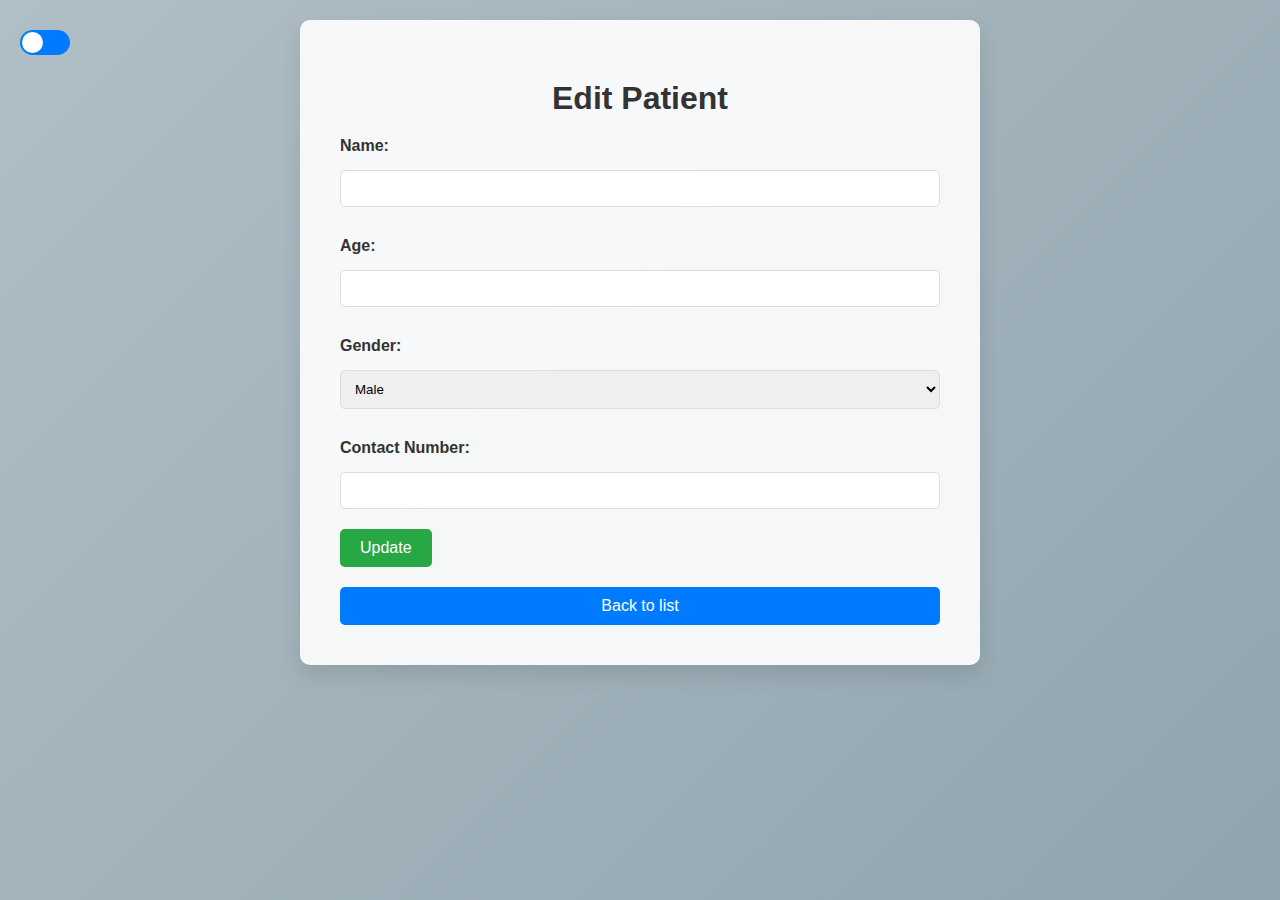
<file: src/main/resources/templates/edit-patient.html>
<!DOCTYPE html>
<html xmlns:th="http://www.thymeleaf.org">
<head>
  <title>Edit Patient</title>
  <style>
    /* General body and gradient background */
    body {
        font-family: 'Arial', sans-serif;
        margin: 0;
        padding: 0;
        height: 100%;
        display: flex;
        justify-content: center;
        align-items: flex-start;
        min-height: 100vh;
        background: linear-gradient(135deg, #B0BEC5, #90A4AE); /* Grayish gradient */
        transition: background-color 0.5s ease, color 0.5s ease;
    }

    body.dark-mode {
        background: linear-gradient(135deg, #263238, #37474F); /* Dark gray gradient */
        color: #fff;
    }

    .container {
        width: 90%;
        max-width: 600px;
        background-color: rgba(255, 255, 255, 0.9);
        padding: 40px;
        box-shadow: 0px 10px 20px rgba(0, 0, 0, 0.1);
        border-radius: 10px;
        animation: fadeIn 1s ease-out;
        margin-top: 20px;
        transition: background-color 0.5s ease, color 0.5s ease;
    }

    .container.dark-mode {
        background-color: #455A64;
        color: #fff;
    }

    @keyframes fadeIn {
        0% {
            opacity: 0;
        }
        100% {
            opacity: 1;
        }
    }

    h1 {
        text-align: center;
        margin: 20px 0;
        color: #333;
    }

    label {
        display: block;
        margin: 10px 0 5px;
        font-weight: bold;
        color: #333;
    }

    input[type="text"], input[type="number"], select {
        width: 100%;
        padding: 10px;
        margin: 10px 0 20px;
        border: 1px solid #ddd;
        border-radius: 5px;
        box-sizing: border-box;
        transition: background-color 0.5s ease;
    }

    input[type="text"]:focus, input[type="number"]:focus, select:focus {
        outline: none;
        border-color: #4CAF50;
    }

    button {
        padding: 10px 20px;
        background-color: #28a745;
        color: white;
        border: none;
        border-radius: 5px;
        font-size: 16px;
        cursor: pointer;
        transition: background-color 0.3s ease;
    }

    button:hover {
        background-color: #218838;
    }

    a {
        display: block;
        text-align: center;
        margin-top: 20px;
        background-color: #007bff;
        color: white;
        padding: 10px 20px;
        border-radius: 5px;
        text-decoration: none;
        transition: background-color 0.3s ease;
    }

    a:hover {
        background-color: #0056b3;
    }

    /* Dark/Light Mode Toggle Slider */
    .mode-toggle-wrapper {
        position: fixed;
        top: 20px;
        left: 20px;
        display: flex;
        align-items: center;
        cursor: pointer;
    }

    .mode-toggle {
        position: relative;
        width: 50px;
        height: 25px;
        border-radius: 25px;
        background-color: #007bff;
        transition: background-color 0.3s ease;
    }

    .mode-toggle input {
        opacity: 0;
        width: 0;
        height: 0;
        position: absolute;
    }

    .mode-toggle .slider {
        position: absolute;
        top: 2px;
        left: 2px;
        width: 21px;
        height: 21px;
        background-color: #fff;
        border-radius: 50%;
        transition: transform 0.3s ease;
    }

    .mode-toggle input:checked + .slider {
        transform: translateX(25px);
    }

    body.dark-mode .mode-toggle {
        background-color: #ff9800;
    }

    body.dark-mode .mode-toggle .slider {
        background-color: #fff;
    }

  </style>
</head>
<body>

<!-- Dark/Light Mode Toggle Slider -->
<div class="mode-toggle-wrapper">
  <label class="mode-toggle">
    <input type="checkbox" id="modeToggle">
    <span class="slider"></span>
  </label>
</div>

<div class="container">
  <h1>Edit Patient</h1>

  <form th:action="@{/patients}" method="post">
    <!-- CSRF Token -->
    <input type="hidden" th:name="${_csrf.parameterName}" th:value="${_csrf.token}" />

    <input type="hidden" name="id" th:value="${patient.id}" />

    <label for="name">Name:</label>
    <input type="text" id="name" name="name" th:value="${patient.name}" required /><br>

    <label for="age">Age:</label>
    <input type="number" id="age" name="age" th:value="${patient.age}" required /><br>

    <label for="gender">Gender:</label>
    <select id="gender" name="gender" required>
      <option value="Male" th:selected="${patient.gender == 'Male'}">Male</option>
      <option value="Female" th:selected="${patient.gender == 'Female'}">Female</option>
      <option value="Prefer Not to Say" th:selected="${patient.gender == 'Prefer Not to Say'}">Prefer Not to Say</option>
    </select><br>

    <label for="contactNumber">Contact Number:</label>
    <input type="text" id="contactNumber" name="contactNumber" th:value="${patient.contactNumber}" required /><br>

    <button type="submit">Update</button>
  </form>

  <a href="/patients">Back to list</a>
</div>

<script>
  const modeToggle = document.getElementById('modeToggle');
  const body = document.body;
  const container = document.querySelector('.container');

  // Load saved theme from localStorage
  window.onload = () => {
    if (localStorage.getItem("theme") === "dark") {
      body.classList.add('dark-mode');
      container.classList.add('dark-mode');
      modeToggle.checked = true;
    }
  };

  // Toggle dark mode and save preference
  modeToggle.addEventListener('change', () => {
    body.classList.toggle('dark-mode');
    container.classList.toggle('dark-mode');
    if (body.classList.contains('dark-mode')) {
      localStorage.setItem('theme', 'dark');
    } else {
      localStorage.setItem('theme', 'light');
    }
  });
</script>
</body>
</html>
</file>
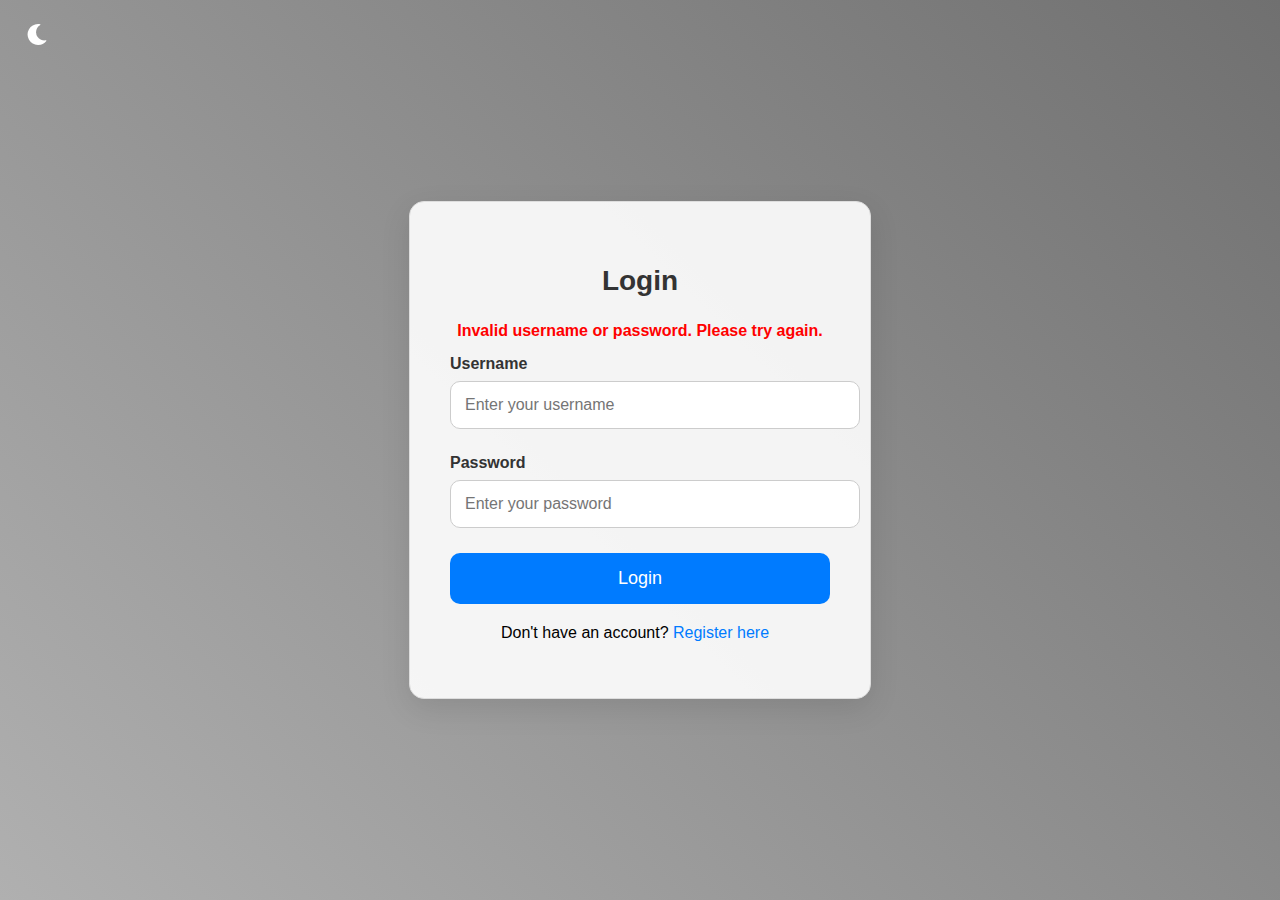
<file: src/main/resources/templates/login.html>
<!DOCTYPE html>
<html xmlns:th="http://www.thymeleaf.org">
<head>
  <title>Login</title>
  <link rel="stylesheet" href="style.css">

  <!-- Include Font Awesome CDN for icons -->
  <link href="https://cdnjs.cloudflare.com/ajax/libs/font-awesome/6.0.0-beta3/css/all.min.css" rel="stylesheet">

  <style>
    /* Base Styles for Light Mode */
    body {
        font-family: 'Arial', sans-serif;
        margin: 0;
        padding: 0;
        height: 100vh;
        background: linear-gradient(45deg, #b0b0b0, #707070); /* Light Gradient */
        display: flex;
        justify-content: center;
        align-items: center;
        transition: background 0.3s, color 0.3s;
    }

    .login-container {
        width: 100%;
        max-width: 380px;
        background-color: rgba(255, 255, 255, 0.9);
        padding: 40px;
        box-shadow: 0 10px 30px rgba(0, 0, 0, 0.1);
        border-radius: 15px;
        animation: slideIn 0.8s ease-out;
        border: 1px solid #ddd;
        transition: background-color 0.3s, box-shadow 0.3s;
    }

    h2 {
        text-align: center;
        margin-bottom: 25px;
        color: #333;
        font-size: 28px;
        font-weight: bold;
    }

    .form-group {
        margin-bottom: 25px;
    }

    .form-group label {
        display: block;
        margin-bottom: 8px;
        font-weight: bold;
        color: #333;
    }

    .form-group input {
        width: 100%;
        padding: 14px;
        border: 1px solid #ccc;
        border-radius: 10px;
        font-size: 16px;
        transition: border 0.3s ease;
    }

    .form-group input:focus {
        border-color: #007bff;
        outline: none;
    }

    .btn {
        width: 100%;
        padding: 15px;
        background-color: #007bff;
        color: white;
        border: none;
        border-radius: 10px;
        font-size: 18px;
        cursor: pointer;
        transition: background-color 0.3s ease;
    }

    .btn:hover {
        background-color: #0056b3;
    }

    .register-link {
        text-align: center;
        margin-top: 20px;
        font-size: 16px;
    }

    .register-link a {
        text-decoration: none;
        color: #007bff;
        transition: color 0.3s ease;
    }

    .register-link a:hover {
        color: #0056b3;
    }

    .error-message {
        color: red;
        text-align: center;
        font-weight: bold;
        margin-bottom: 15px;
        animation: fadeIn 1s ease-out;
    }

    @keyframes fadeIn {
        0% {
            opacity: 0;
        }
        100% {
            opacity: 1;
        }
    }

    /* Dark Mode Styles */
    body.dark-mode {
        background: linear-gradient(45deg, #333, #555); /* Darker Gradient */
        color: #fff;
    }

    body.dark-mode .login-container {
        background-color: rgba(50, 50, 50, 0.8); /* Dark background for container */
        border: 1px solid #444;
        box-shadow: 0 10px 30px rgba(0, 0, 0, 0.3);
    }

    body.dark-mode h2 {
        color: #fff;
    }

    body.dark-mode .form-group input {
        border: 1px solid #444;
        color: #fff;
        background-color: #333;
    }

    body.dark-mode .form-group input:focus {
        border-color: #007bff;
        background-color: #444;
    }

    body.dark-mode .btn {
        background-color: #007bff;
        border-radius: 10px;
        color: white;
    }

    body.dark-mode .btn:hover {
        background-color: #0056b3;
    }

    body.dark-mode .register-link a {
        color: #007bff;
    }

    body.dark-mode .register-link a:hover {
        color: #0056b3;
    }

    body.dark-mode .error-message {
        color: #f44336;
    }

    /* Fixed Dark Mode Button at Top Left */
    .theme-toggle {
        position: fixed;
        top: 20px;
        left: 20px;
        background: transparent;
        border: none;
        cursor: pointer;
        font-size: 24px;
        color: #fff;
        z-index: 1000;
    }

    .theme-toggle i {
        transition: color 0.3s ease;
    }

    /* Icon change on dark mode */
    body.dark-mode .theme-toggle i {
        color: #ffcc00; /* Gold color for the sun icon */
    }

  </style>
</head>
<body>

<!-- Dark Mode Toggle Button -->
<button class="theme-toggle" onclick="toggleTheme()">
  <i class="fas fa-moon" id="theme-icon"></i>
</button>

<div class="login-container">
  <h2>Login</h2>

  <!-- Error message display if login fails -->
  <div th:if="${param.error}" class="error-message">
    Invalid username or password. Please try again.
  </div>

  <form th:action="@{/login}" method="post">
    <!-- CSRF Token -->
    <input type="hidden" th:name="${_csrf.parameterName}" th:value="${_csrf.token}" />

    <!-- Username -->
    <div class="form-group">
      <label for="username">Username</label>
      <input type="text" id="username" name="username" required placeholder="Enter your username" />
    </div>

    <!-- Password -->
    <div class="form-group">
      <label for="password">Password</label>
      <input type="password" id="password" name="password" required placeholder="Enter your password" />
    </div>

    <!-- Submit Button -->
    <button type="submit" class="btn">Login</button>
  </form>

  <div class="register-link">
    <p>Don't have an account? <a href="/register">Register here</a></p>
  </div>
</div>

<script>
  // Function to toggle dark mode
  function toggleTheme() {
      const body = document.body;
      const themeIcon = document.getElementById("theme-icon");

      body.classList.toggle("dark-mode");

      // Change icon based on mode
      if (body.classList.contains("dark-mode")) {
          themeIcon.classList.remove("fa-moon");
          themeIcon.classList.add("fa-sun");
          localStorage.setItem("theme", "dark");
      } else {
          themeIcon.classList.remove("fa-sun");
          themeIcon.classList.add("fa-moon");
          localStorage.setItem("theme", "light");
      }
  }

  // Check the saved theme from localStorage and apply it
  window.onload = () => {
      if (localStorage.getItem("theme") === "dark") {
          document.body.classList.add("dark-mode");
          document.getElementById("theme-icon").classList.remove("fa-moon");
          document.getElementById("theme-icon").classList.add("fa-sun");
      }
  };
</script>
</body>
</html>
</file>
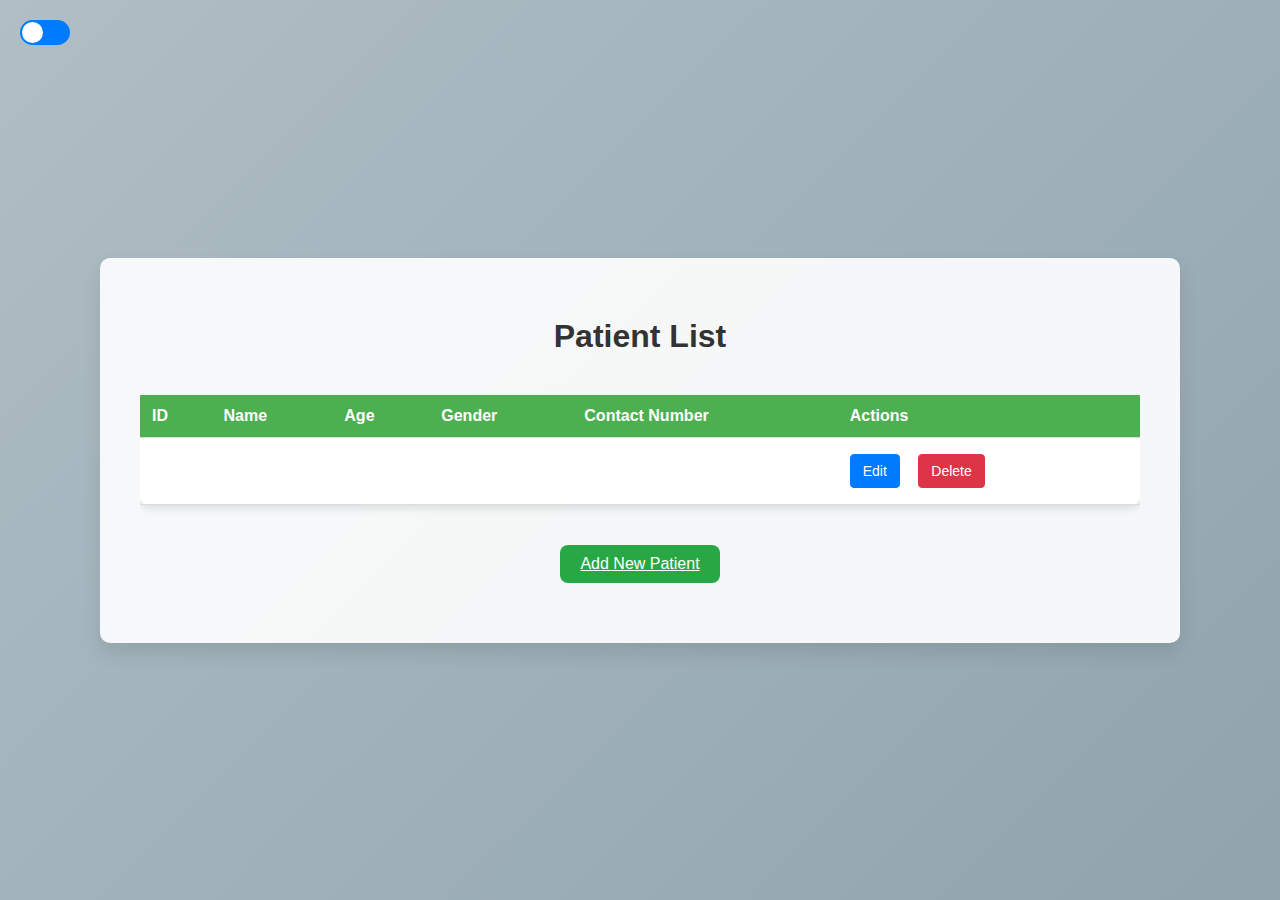
<file: src/main/resources/templates/patients.html>
<!DOCTYPE html>
<html xmlns:th="http://www.thymeleaf.org">
<head>
    <title>Patient List</title>
    <style>
        /* General body and gradient background */
        body {
            font-family: 'Arial', sans-serif;
            margin: 0;
            padding: 0;
            height: 100vh;
            display: flex;
            justify-content: center;
            align-items: center;
            background: linear-gradient(135deg, #B0BEC5, #90A4AE); /* Grayish gradient */
            transition: background-color 0.5s ease, color 0.5s ease;
        }

        body.dark-mode {
            background: linear-gradient(135deg, #263238, #37474F); /* Dark gradient */
            color: #fff;
        }

        .container {
            width: 90%;
            max-width: 1000px;
            background-color: rgba(255, 255, 255, 0.9);
            padding: 40px;
            box-shadow: 0 10px 20px rgba(0, 0, 0, 0.1);
            border-radius: 10px;
            animation: fadeIn 1s ease-out;
            overflow: hidden;
            transition: background-color 0.5s ease, color 0.5s ease;
        }

        .container.dark-mode {
            background-color: #455A64;
            color: #fff;
        }

        @keyframes fadeIn {
            0% {
                opacity: 0;
            }
            100% {
                opacity: 1;
            }
        }

        h1 {
            text-align: center;
            margin: 20px 0;
            color: #333;
        }

        body.dark-mode h1 {
            color: #fff;
        }

        .table-container {
            max-height: 400px;
            overflow-y: auto;
        }

        table {
            width: 100%;
            margin: 20px 0;
            border-collapse: collapse;
            background: #fff;
            box-shadow: 0px 4px 8px rgba(0, 0, 0, 0.1);
            border-radius: 8px;
            transition: background-color 0.5s ease;
        }

        table.dark-mode {
            background-color: #2c2c2c;
        }

        th, td {
            text-align: left;
            padding: 12px;
            border-bottom: 1px solid #ddd;
        }

        th {
            background-color: #4CAF50;
            color: white;
        }

        body.dark-mode th {
            background-color: #00796b; /* Matching dark mode color */
        }

        /* Normal hover effect for table rows */
        tr:hover {
            background-color: #f1f1f1;
            transform: scale(1.02);
            transition: transform 0.2s ease;
            color: black;
        }

        /* Dark mode hover effect for table rows */
        body.dark-mode tr:hover {
            background-color: #666;
            color: white;
        }

        /* Normal hover effect for links */
        a:hover {
            background-color: #0056b3;
            color: white;
        }

        /* Dark mode hover effect for links */
        body.dark-mode a:hover {
            background-color: #00796b;
            color: white;
        }

        button {
            display: inline-block;
            padding: 8px 12px;
            margin: 4px;
            border-radius: 4px;
            text-decoration: none;
            font-size: 14px;
            cursor: pointer;
            transition: background-color 0.3s ease;
        }

        button:hover {
            background-color: #c82333;
        }

        .add-btn {
            display: block;
            width: fit-content;
            margin: 20px auto;
            text-align: center;
            background-color: #28a745;
            color: white;
            border-radius: 8px;
            font-size: 16px;
            padding: 10px 20px;
            transition: background-color 0.3s ease;
        }

        .add-btn:hover {
            background-color: #218838;
        }

        /* Dark/Light Mode Toggle Slider */
        .mode-toggle-wrapper {
            position: fixed;
            top: 20px;
            left: 20px; /* Move to the left */
            display: flex;
            align-items: center;
        }

        .mode-toggle {
            position: relative;
            width: 50px;
            height: 25px;
            border-radius: 25px;
            background-color: #007bff;
            transition: background-color 0.3s ease;
            cursor: pointer;
        }

        .mode-toggle input {
            opacity: 0;
            width: 0;
            height: 0;
            position: absolute;
        }

        .mode-toggle .slider {
            position: absolute;
            top: 2px;
            left: 2px;
            width: 21px;
            height: 21px;
            background-color: #fff;
            border-radius: 50%;
            transition: transform 0.3s ease;
        }

        .mode-toggle input:checked + .slider {
            transform: translateX(25px);
        }

        body.dark-mode .mode-toggle {
            background-color: #ff9800;
        }

        body.dark-mode .mode-toggle .slider {
            background-color: #fff;
        }

        /* Style for the action buttons (Edit and Delete) */
        td a, td button {
            padding: 6px 12px;
            border-radius: 4px;
            text-decoration: none;
            font-size: 14px;
            cursor: pointer;
            transition: background-color 0.3s ease;
            display: inline-block;
            margin-right: 10px;
        }

        td a {
            background-color: #007bff;
            color: white;
            border: 1px solid #007bff;
            padding: 8px 12px;
        }

        td a:hover {
            background-color: #0056b3;
            color: white;
        }

        /* Style for delete button */
        td button {
            background-color: #dc3545;
            color: white;
            border: 1px solid #dc3545;
            padding: 8px 12px;
        }

        td button:hover {
            background-color: #c82333;
            color: white;
        }
    </style>
</head>
<body>

<!-- Dark/Light Mode Toggle Slider -->
<div class="mode-toggle-wrapper">
    <label class="mode-toggle">
        <input type="checkbox" id="modeToggle">
        <span class="slider"></span>
    </label>
</div>

<div class="container">
    <h1>Patient List</h1>

    <!-- Wrap the table in a scrollable container -->
    <div class="table-container">
        <table class="table">
            <thead>
            <tr>
                <th>ID</th>
                <th>Name</th>
                <th>Age</th>
                <th>Gender</th>
                <th>Contact Number</th>
                <th>Actions</th>
            </tr>
            </thead>
            <tbody>
            <tr th:each="patient : ${patients}">
                <td th:text="${patient.id}"></td>
                <td th:text="${patient.name}"></td>
                <td th:text="${patient.age}"></td>
                <td th:text="${patient.gender}"></td>
                <td th:text="${patient.contactNumber}"></td>
                <td>
                    <a th:href="@{/patients/{id}(id=${patient.id})}">Edit</a>
                    <form th:action="@{/patients/{id}(id=${patient.id})}" method="post" style="display:inline;">
                        <input type="hidden" name="_method" value="delete"/>
                        <button type="submit">Delete</button>
                    </form>
                </td>
            </tr>
            </tbody>
        </table>
    </div>

    <a class="add-btn" href="/patients/add">Add New Patient</a>
</div>

<script>
    const modeToggle = document.getElementById('modeToggle');
    const body = document.body;
    const container = document.querySelector('.container');
    const table = document.querySelector('table');
    const th = document.querySelectorAll('th');

    // Toggle dark mode based on checkbox state
    modeToggle.addEventListener('change', () => {
        body.classList.toggle('dark-mode');
        container.classList.toggle('dark-mode');
        table.classList.toggle('dark-mode');
        th.forEach(el => el.classList.toggle('dark-mode'));

        // Save the current theme in localStorage
        if (body.classList.contains("dark-mode")) {
            localStorage.setItem("theme", "dark");
        } else {
            localStorage.setItem("theme", "light");
        }
    });

    // Load theme from localStorage on page load
    window.onload = function () {
        const theme = localStorage.getItem("theme");
        if (theme === "dark") {
            body.classList.add("dark-mode");
            container.classList.add("dark-mode");
            table.classList.add("dark-mode");
            th.forEach(el => el.classList.add("dark-mode"));
            modeToggle.checked = true; // Set the toggle to checked for dark mode
        }
    };
</script>

</body>
</html>
</file>
<file: src/main/resources/templates/style.css>
body {
    font-family: Arial, sans-serif;
    margin: 20px;
    padding: 0;
}

h1 {
    color: #2c3e50;
    margin-bottom: 20px;
}

table {
    width: 100%;
    border-collapse: collapse;
    margin-bottom: 20px;
}

table, th, td {
    border: 1px solid #ccc;
}

th, td {
    padding: 10px;
    text-align: left;
}

th {
    background-color: #f4f4f4;
}

a {
    color: #3498db;
    text-decoration: none;
    margin-right: 10px;
}

a:hover {
    text-decoration: underline;
}

form {
    display: inline;
}

.button {
    display: inline-block;
    padding: 10px 15px;
    margin: 5px 0;
    background-color: #3498db;
    color: white;
    text-decoration: none;
    border-radius: 5px;
    border: none;
    cursor: pointer;
}

.button:hover {
    background-color: #2980b9;
}
</file>
